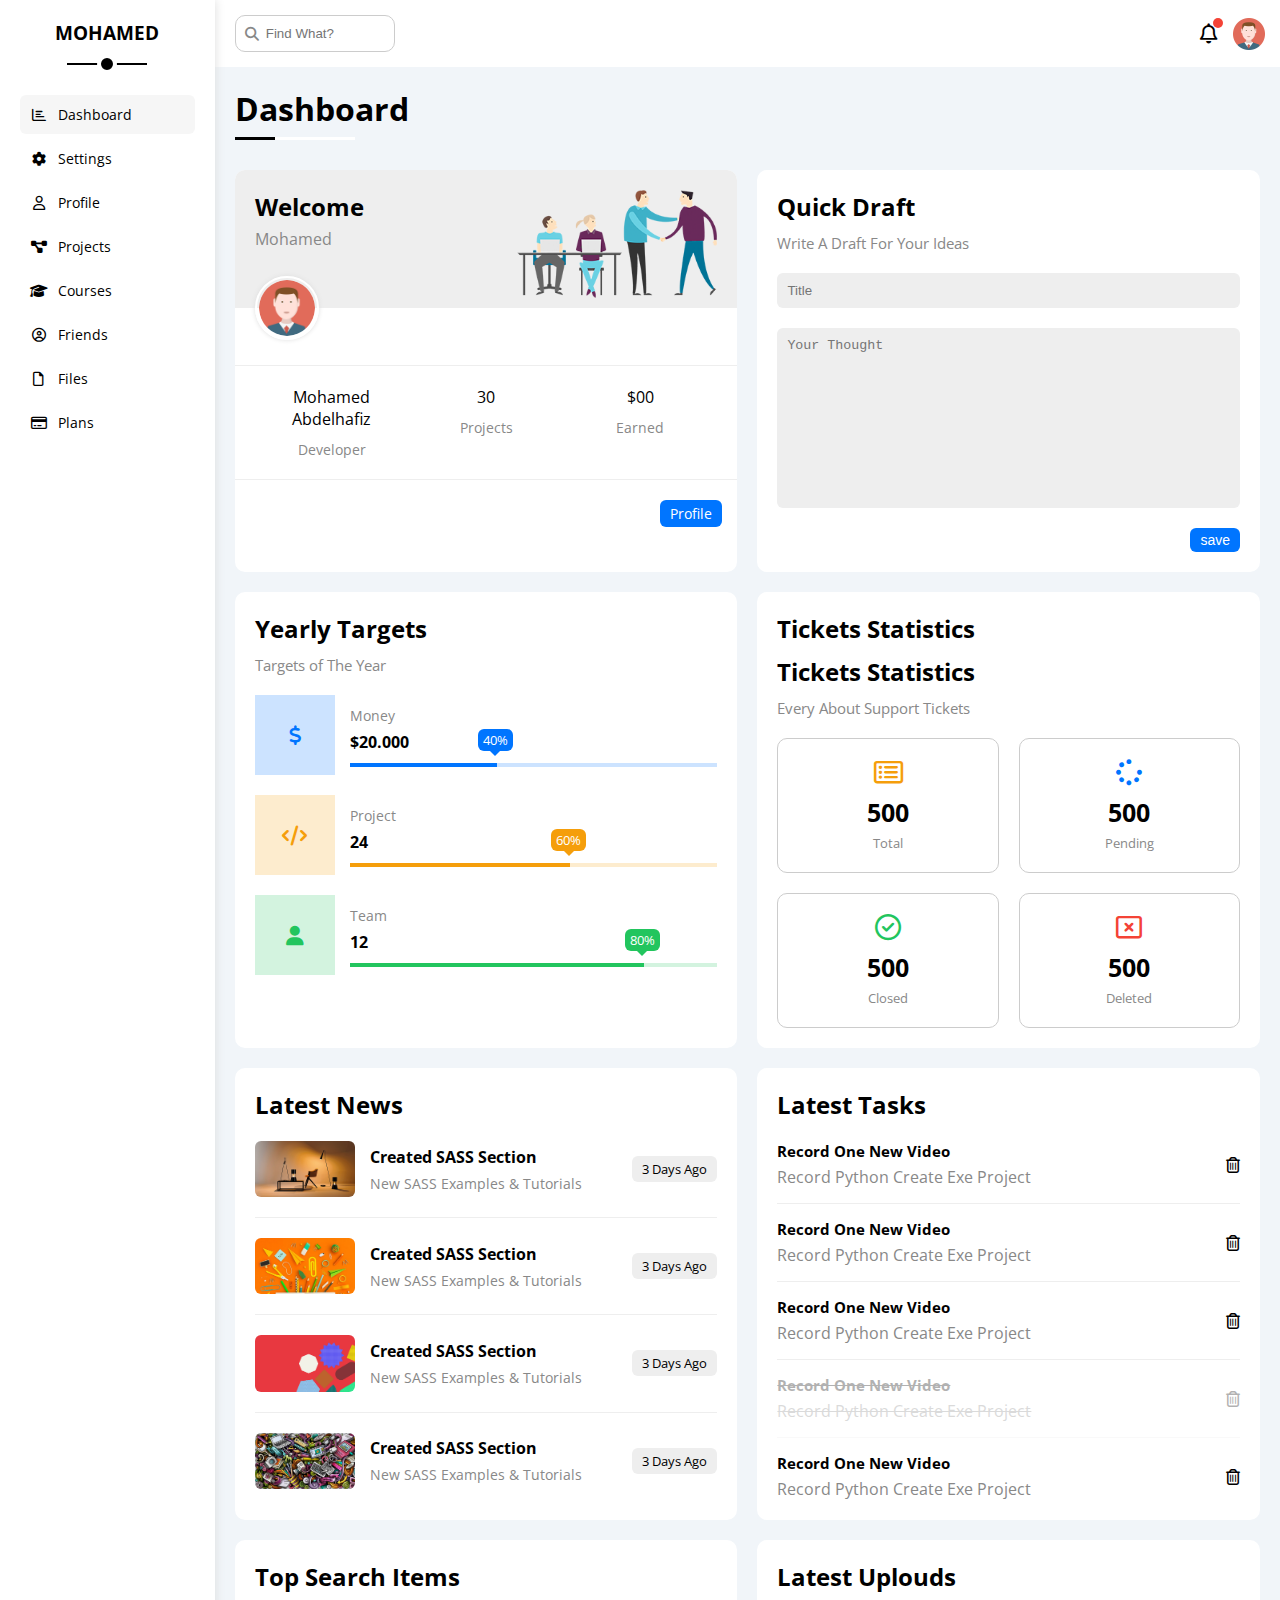
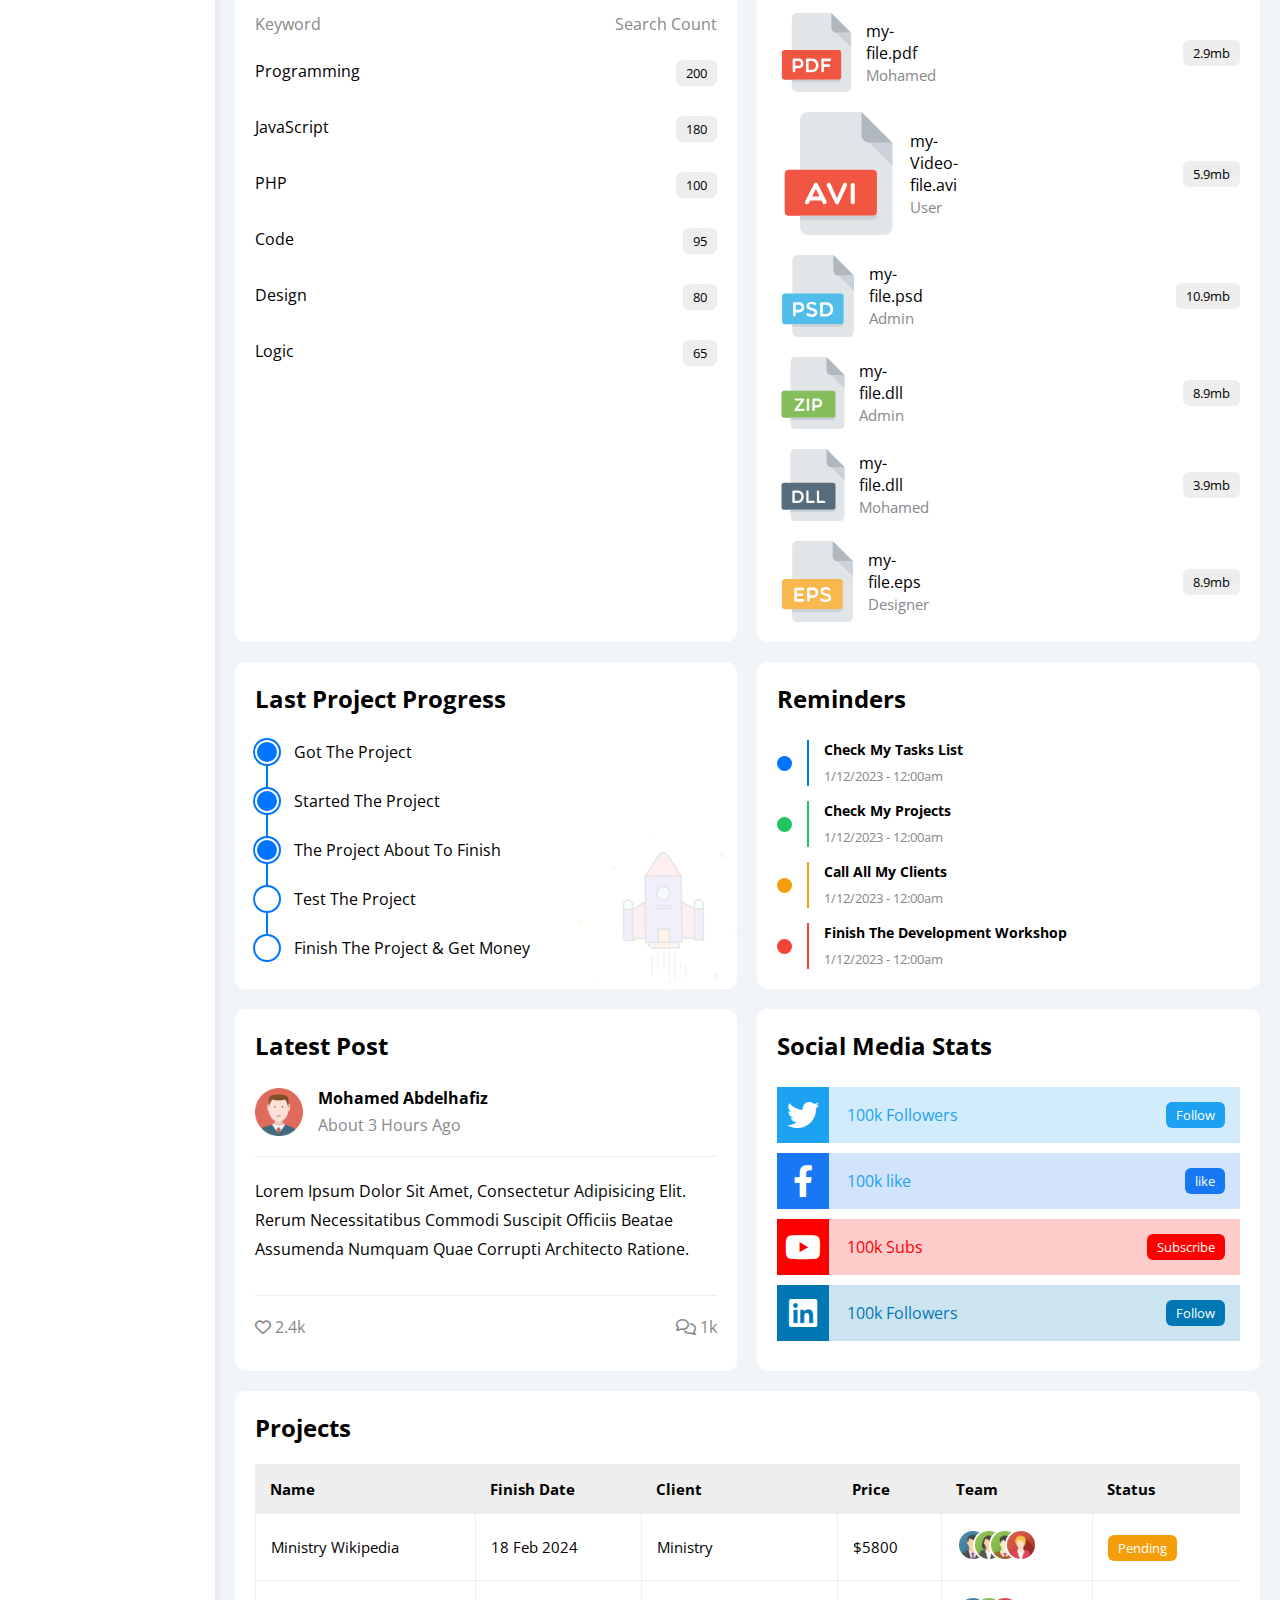
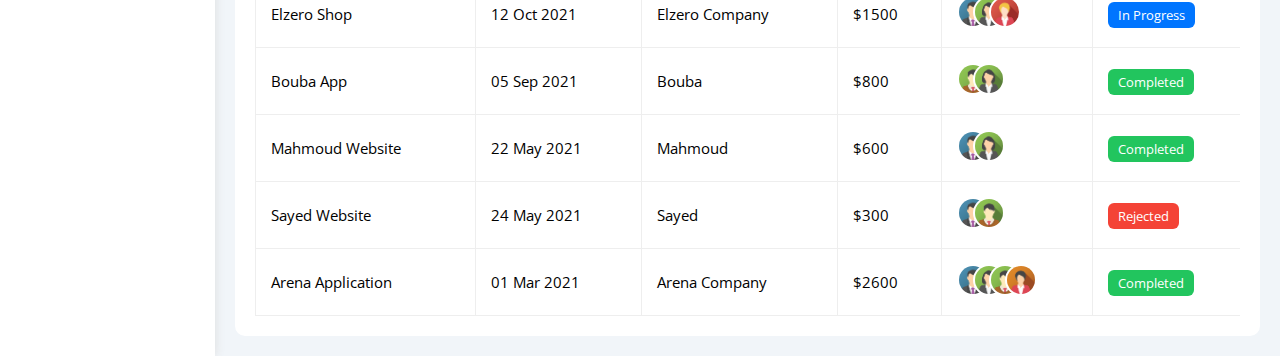
<file: index.html>
<!DOCTYPE html>
<html lang="en">
  <head>
    <meta charset="UTF-8" />
    <meta http-equiv="X-UA-Compatible" content="IE=edge" />
    <meta name="viewport" content="width=device-width, initial-scale=1.0" />
    <title>Dashboard</title>
    <link rel="stylesheet" href="css/all.min.css" />
    <link rel="stylesheet" href="css/framework.css" />
    <link rel="stylesheet" href="css/master.css" />
    <link rel="preconnect" href="https://fonts.googleapis.com" />
    <link rel="preconnect" href="https://fonts.gstatic.com" crossorigin />
    <link
      href="https://fonts.googleapis.com/css2?family=Open+Sans:wght@300;500&#038;display=swap"
      rel="stylesheet"
    />
  </head>
  <body>
    <div class="page d-flex">
      <div class="sidebar bg-white p-20 p-relative">
        <h3 class="p-relative txt-c mt-0">MOHAMED</h3>
        <ul>
          <li>
            <a
              class="active d-flex align-center fs-14 c-black rad-6 p-10"
              href="index.html"
            >
              <i class="fa-regular fa-chart-bar fa-fw"></i>
              <span>Dashboard</span>
            </a>
          </li>
          <li>
            <a
              class="d-flex align-center fs-14 c-black rad-6 p-10"
              href="settings.html"
            >
              <i class="fa-solid fa-gear fa-fw"></i>
              <span>Settings</span>
            </a>
          </li>
          <li>
            <a
              class="d-flex align-center fs-14 c-black rad-6 p-10"
              href="profile.html"
            >
              <i class="fa-regular fa-user fa-fw"></i>
              <span>Profile</span>
            </a>
          </li>
          <li>
            <a
              class="d-flex align-center fs-14 c-black rad-6 p-10"
              href="projects.html"
            >
              <i class="fa-solid fa-diagram-project fa-fw"></i>
              <span>Projects</span>
            </a>
          </li>
          <li>
            <a
              class="d-flex align-center fs-14 c-black rad-6 p-10"
              href="courses.html"
            >
              <i class="fa-solid fa-graduation-cap fa-fw"></i>
              <span>Courses</span>
            </a>
          </li>
          <li>
            <a
              class="d-flex align-center fs-14 c-black rad-6 p-10"
              href="friends.html"
            >
              <i class="fa-regular fa-circle-user fa-fw"></i>
              <span>Friends</span>
            </a>
          </li>
          <li>
            <a
              class="d-flex align-center fs-14 c-black rad-6 p-10"
              href="files.html"
            >
              <i class="fa-regular fa-file fa-fw"></i>
              <span>Files</span>
            </a>
          </li>
          <li>
            <a
              class="d-flex align-center fs-14 c-black rad-6 p-10"
              href="plans.html"
            >
              <i class="fa-regular fa-credit-card fa-fw"></i>
              <span>Plans</span>
            </a>
          </li>
        </ul>
      </div>
      <div class="content w-full">
        <!-- Start Head  -->
        <div class="head bg-white p-15 between-flex">
          <div class="search p-relative">
            <input class="p-10" type="search" placeholder="Find What?" />
          </div>
          <div class="icons d-flex align-center">
            <span class="notification p-relative">
              <i class="fa-regular fa-bell fa-lg"></i>
            </span>
            <img src="img/avatar.png" alt="" />
          </div>
        </div>
        <!-- End Head  -->
        <h1 class="p-relative">Dashboard</h1>
        <div class="wrapper d-grid gap-20">
          <!-- Start Welcome -->
          <div class="welcome bg-white rad-10 txt-c-mobile block-mobile">
            <div class="intro p-20 d-flex space-between bg-eee">
              <div>
                <h2 class="m-0">Welcome</h2>
                <p class="c-grey mt-5">Mohamed</p>
              </div>
              <img
                decoding="async"
                class="hide-mobile"
                src="img/welcome.png"
                alt=""
              />
            </div>
            <img decoding="async" src="img/avatar.png" alt="" class="avatar" />
            <div class="body txt-c d-flex p-20 mt-20 mb-20 block-mobile">
              <div>
                Mohamed Abdelhafiz
                <span class="d-block c-grey fs-14 mt-10">Developer</span>
              </div>
              <div>
                30 <span class="d-block c-grey fs-14 mt-10">Projects</span>
              </div>
              <div>
                $00 <span class="d-block c-grey fs-14 mt-10">Earned</span>
              </div>
            </div>
            <a
              href="profile.html"
              class="visit d-block fs-14 bg-blue c-white w-fit btn-shape"
              >Profile</a
            >
          </div>
          <!-- End Welcome -->
          <!-- Start Quick Draft -->
          <div class="quick-draft p-20 bg-white rad-10">
            <h2 class="mt-0 mb-10">Quick Draft</h2>
            <p class="mt-0 mb-20 c-grey fs-15">Write A Draft For Your Ideas</p>
            <form>
              <input
                class="d-block mb-20 w-full p-10 b-none bg-eee rad-6"
                type="text"
                placeholder="Title"
              />
              <textarea
                class="d-block mb-20 w-full p-10 b-none bg-eee rad-6"
                placeholder="Your Thought"
              ></textarea>
              <input
                class="save d-block fs-14 bg-blue c-white b-none w-fit btn-shape"
                type="submit"
                value="save"
              />
            </form>
          </div>
          <!-- End Quick Draft -->
          <!-- Start Target  -->
          <div class="targets p-20 bg-white rad-10">
            <h2 class="mt-0 mb-10">Yearly Targets</h2>
            <p class="mt-0 mb-20 c-grey fs-15">Targets of The Year</p>
            <div class="target-row mb-20 blue d-flex align-center">
              <div class="icon center-flex">
                <i class="fa-solid fa-dollar-sign fa-lg c-blue"></i>
              </div>
              <div class="details">
                <span class="fs-14 c-grey">Money</span>
                <span class="d-block mt-5 mb-10 fw-bold">$20.000</span>
                <div class="progress p-relative">
                  <span class="bg-blue blue" style="width: 40%">
                    <span class="bg-blue">40%</span>
                  </span>
                </div>
              </div>
            </div>
            <div class="target-row mb-20 orange d-flex align-center">
              <div class="icon center-flex">
                <i class="fa-solid fa-code fa-lg c-orange"></i>
              </div>
              <div class="details">
                <span class="fs-14 c-grey">Project</span>
                <span class="d-block mt-5 mb-10 fw-bold">24</span>
                <div class="progress p-relative">
                  <span class="bg-orange orange" style="width: 60%">
                    <span class="bg-orange">60%</span>
                  </span>
                </div>
              </div>
            </div>
            <div class="target-row mb-20 green d-flex align-center">
              <div class="icon center-flex">
                <i class="fa-solid fa-user fa-lg c-green"></i>
              </div>
              <div class="details">
                <span class="fs-14 c-grey">Team</span>
                <span class="d-block mt-5 mb-10 fw-bold">12</span>
                <div class="progress p-relative">
                  <span class="bg-green green" style="width: 80%">
                    <span class="bg-green">80%</span>
                  </span>
                </div>
              </div>
            </div>
          </div>
          <!-- End Target  -->
          <!-- Start Ticket  -->
          <div class="tickets p-20 bg-white rad-10">
            <h2 class="mt-0 mb-10">Tickets Statistics</h2>
            <h2 class="mt-0 mb-10">Tickets Statistics</h2>
            <p class="mt-0 mb-20 c-grey fs-15">Every About Support Tickets</p>
            <div class="d-flex txt-c gap-20 f-wrap">
              <div class="box p-20 rad-10 fs-13 c-grey">
                <i
                  class="fa-regular fa-rectangle-list fa-2x mb-10 c-orange"
                ></i>
                <span class="d-block c-black fw-bold fs-25 mb-5">500</span>
                Total
              </div>
              <div class="box p-20 rad-10 fs-13 c-grey">
                <i class="fa-solid fa-spinner fa-2x mb-10 c-blue"></i>
                <span class="d-block c-black fw-bold fs-25 mb-5">500</span>
                Pending
              </div>
              <div class="box p-20 rad-10 fs-13 c-grey">
                <i class="fa-regular fa-circle-check fa-2x mb-10 c-green"></i>
                <span class="d-block c-black fw-bold fs-25 mb-5">500</span>
                Closed
              </div>
              <div class="box p-20 rad-10 fs-13 c-grey">
                <i class="fa-regular fa-rectangle-xmark fa-2x mb-10 c-red"></i>
                <span class="d-block c-black fw-bold fs-25 mb-5">500</span>
                Deleted
              </div>
            </div>
          </div>
          <!-- End Ticket  -->
          <!-- Start News  -->
          <div class="latest-news p-20 bg-white rad-10 txt-c-mobile">
            <h2 class="mt-0 mb-20">Latest News</h2>
            <div class="news-row d-flex align-center">
              <img src="img/news-01.png" alt="" />
              <div class="info">
                <h3>Created SASS Section</h3>
                <p class="m-0 fs-14 c-grey">New SASS Examples & Tutorials</p>
              </div>
              <div class="btn-shape bg-eee fs-13 label">3 Days Ago</div>
            </div>
            <div class="news-row d-flex align-center">
              <img src="img/news-02.png" alt="" />
              <div class="info">
                <h3>Created SASS Section</h3>
                <p class="m-0 fs-14 c-grey">New SASS Examples & Tutorials</p>
              </div>
              <div class="btn-shape bg-eee fs-13 label">3 Days Ago</div>
            </div>
            <div class="news-row d-flex align-center">
              <img src="img/news-03.png" alt="" />
              <div class="info">
                <h3>Created SASS Section</h3>
                <p class="m-0 fs-14 c-grey">New SASS Examples & Tutorials</p>
              </div>
              <div class="btn-shape bg-eee fs-13 label">3 Days Ago</div>
            </div>
            <div class="news-row d-flex align-center">
              <img src="img/news-04.png" alt="" />
              <div class="info">
                <h3>Created SASS Section</h3>
                <p class="m-0 fs-14 c-grey">New SASS Examples & Tutorials</p>
              </div>
              <div class="btn-shape bg-eee fs-13 label">3 Days Ago</div>
            </div>
          </div>
          <!-- End News  -->
          <!-- Start Tasks  -->
          <div class="tasks p-20 bg-white rad-10">
            <h2 class="mt-0 mb-20">Latest Tasks</h2>
            <div class="task-row between-flex">
              <div class="info">
                <h3 class="mt-0 mb-5 fs-15">Record One New Video</h3>
                <p class="m-0 c-grey">Record Python Create Exe Project</p>
              </div>
              <i class="fa-regular fa-trash-can delete"></i>
            </div>
            <div class="task-row between-flex">
              <div class="info">
                <h3 class="mt-0 mb-5 fs-15">Record One New Video</h3>
                <p class="m-0 c-grey">Record Python Create Exe Project</p>
              </div>
              <i class="fa-regular fa-trash-can delete"></i>
            </div>
            <div class="task-row between-flex">
              <div class="info">
                <h3 class="mt-0 mb-5 fs-15">Record One New Video</h3>
                <p class="m-0 c-grey">Record Python Create Exe Project</p>
              </div>
              <i class="fa-regular fa-trash-can delete"></i>
            </div>
            <div class="task-row between-flex done">
              <div class="info">
                <h3 class="mt-0 mb-5 fs-15">Record One New Video</h3>
                <p class="m-0 c-grey">Record Python Create Exe Project</p>
              </div>
              <i class="fa-regular fa-trash-can delete"></i>
            </div>
            <div class="task-row between-flex">
              <div class="info">
                <h3 class="mt-0 mb-5 fs-15">Record One New Video</h3>
                <p class="m-0 c-grey">Record Python Create Exe Project</p>
              </div>
              <i class="fa-regular fa-trash-can delete"></i>
            </div>
          </div>
          <!-- End Tasks  -->
          <!-- Start Search  -->
          <div class="search-items p-20 bg-white rad-10">
            <h2 class="mt-0 mb-20">Top Search Items</h2>
            <div class="items-head d-flex space-between c-grey mb-10">
              <div>Keyword</div>
              <div>Search Count</div>
            </div>
            <div class="items d-flex space-between pt-15 pb-15">
              <span>Programming</span>
              <span class="bg-eee fs-13 btn-shape">200</span>
            </div>
            <div class="items d-flex space-between pt-15 pb-15">
              <span>JavaScript</span>
              <span class="bg-eee fs-13 btn-shape">180</span>
            </div>
            <div class="items d-flex space-between pt-15 pb-15">
              <span>PHP</span>
              <span class="bg-eee fs-13 btn-shape">100</span>
            </div>
            <div class="items d-flex space-between pt-15 pb-15">
              <span>Code</span>
              <span class="bg-eee fs-13 btn-shape">95</span>
            </div>
            <div class="items d-flex space-between pt-15 pb-15">
              <span>Design</span>
              <span class="bg-eee fs-13 btn-shape">80</span>
            </div>
            <div class="items d-flex space-between pt-15 pb-15">
              <span>Logic</span>
              <span class="bg-eee fs-13 btn-shape">65</span>
            </div>
          </div>
          <!-- End Search  -->
          <!-- Start Latest Uplouds  -->
          <div class="latest-uplouds p-20 bg-white rad-10">
            <h2 class="mt-0 mb-20">Latest Uplouds</h2>
            <ul class="m-0">
              <li class="between-flex pb-10 mb-10">
                <div class="d-flex align-center">
                  <img class="mr-10" src="img/pdf.svg" alt="" />
                  <div>
                    <span class="d-block">my-file.pdf</span>
                    <span class="fs-15 c-grey">Mohamed</span>
                  </div>
                </div>
                <div class="bg-eee btn-shape fs-13">2.9mb</div>
              </li>
              <li class="between-flex pb-10 mb-10">
                <div class="d-flex align-center">
                  <img class="mr-10" src="img/avi.svg" alt="" />
                  <div>
                    <span class="d-block">my-Video-file.avi</span>
                    <span class="fs-15 c-grey">User</span>
                  </div>
                </div>
                <div class="bg-eee btn-shape fs-13">5.9mb</div>
              </li>
              <li class="between-flex pb-10 mb-10">
                <div class="d-flex align-center">
                  <img class="mr-10" src="img/psd.svg" alt="" />
                  <div>
                    <span class="d-block">my-file.psd</span>
                    <span class="fs-15 c-grey">Admin</span>
                  </div>
                </div>
                <div class="bg-eee btn-shape fs-13">10.9mb</div>
              </li>
              <li class="between-flex pb-10 mb-10">
                <div class="d-flex align-center">
                  <img class="mr-10" src="img/zip.svg" alt="" />
                  <div>
                    <span class="d-block">my-file.dll</span>
                    <span class="fs-15 c-grey">Admin</span>
                  </div>
                </div>
                <div class="bg-eee btn-shape fs-13">8.9mb</div>
              </li>
              <li class="between-flex pb-10 mb-10">
                <div class="d-flex align-center">
                  <img class="mr-10" src="img/dll.svg" alt="" />
                  <div>
                    <span class="d-block">my-file.dll</span>
                    <span class="fs-15 c-grey">Mohamed</span>
                  </div>
                </div>
                <div class="bg-eee btn-shape fs-13">3.9mb</div>
              </li>
              <li class="between-flex">
                <div class="d-flex align-center">
                  <img class="mr-10" src="img/eps.svg" alt="" />
                  <div>
                    <span class="d-block">my-file.eps</span>
                    <span class="fs-15 c-grey">Designer</span>
                  </div>
                </div>
                <div class="bg-eee btn-shape fs-13">8.9mb</div>
              </li>
            </ul>
          </div>
          <!-- End Latest Uplouds  -->
          <!-- Start last Project  -->
          <div class="last-project p-20 bg-white rad-10 p-relative">
            <h2 class="mt-0 mb-20">Last Project Progress</h2>
            <ul class="m-0 p-relative">
              <li class="mt-25 d-flex align-center done">Got The Project</li>
              <li class="mt-25 d-flex align-center done">
                Started The Project
              </li>
              <li class="mt-25 d-flex align-center done">
                The Project About To Finish
              </li>
              <li class="mt-25 d-flex align-center current">
                Test The Project
              </li>
              <li class="mt-25 d-flex align-center">
                Finish The Project & Get Money
              </li>
            </ul>
            <img class="launch-icon hide-mobile" src="img/project.png" alt="" />
          </div>
          <!-- End last Project  -->
          <!-- Start Reminders  -->
          <div class="reminders p-20 bg-white rad-10 p-relative">
            <h2 class="mt-0 mb-25">Reminders</h2>
            <ul class="m-0">
              <li class="d-flex align-center mt-15">
                <span class="key bg-blue mr-15 d-block rad-half"></span>
                <div class="pl-15 blue">
                  <p class="fs-14 fw-bold mt-0 mb-5">Check My Tasks List</p>
                  <span class="fs-13 c-grey">1/12/2023 - 12:00am</span>
                </div>
              </li>
              <li class="d-flex align-center mt-15">
                <span class="key bg-green mr-15 d-block rad-half"></span>
                <div class="pl-15 green">
                  <p class="fs-14 fw-bold mt-0 mb-5">Check My Projects</p>
                  <span class="fs-13 c-grey">1/12/2023 - 12:00am</span>
                </div>
              </li>
              <li class="d-flex align-center mt-15">
                <span class="key bg-orange mr-15 d-block rad-half"></span>
                <div class="pl-15 orange">
                  <p class="fs-14 fw-bold mt-0 mb-5">Call All My Clients</p>
                  <span class="fs-13 c-grey">1/12/2023 - 12:00am</span>
                </div>
              </li>
              <li class="d-flex align-center mt-15">
                <span class="key bg-red mr-15 d-block rad-half"></span>
                <div class="pl-15 red">
                  <p class="fs-14 fw-bold mt-0 mb-5">
                    Finish The Development Workshop
                  </p>
                  <span class="fs-13 c-grey">1/12/2023 - 12:00am</span>
                </div>
              </li>
            </ul>
          </div>
          <!-- End Reminders  -->
          <!-- Start Latest Post  -->
          <div class="latest-post p-20 bg-white rad-10 p-relative">
            <h2 class="mt-0 mb-25">Latest Post</h2>
            <div class="top d-flex align-center">
              <img class="avatar mr-15" src="img/avatar.png" alt="" />
              <div class="info">
                <span class="d-block mb-5 fw-bold">Mohamed Abdelhafiz</span>
                <span class="c-grey">About 3 Hours Ago</span>
              </div>
            </div>
            <div class="post-content txt-c-mobile pt-20 pb-20 mt-20 mb-20">
              Lorem ipsum dolor sit amet, consectetur adipisicing elit. Rerum
              necessitatibus commodi suscipit officiis beatae assumenda numquam
              quae corrupti architecto ratione.
            </div>
            <div class="post-stats between-flex c-grey">
              <div>
                <i class="fa-regular fa-heart"></i>
                <span>2.4k</span>
              </div>
              <div>
                <i class="fa-regular fa-comments"></i>
                <span>1k</span>
              </div>
            </div>
          </div>
          <!-- End Latest Post  -->
          <!-- Start Social Media  -->
          <div class="social-media p-20 bg-white rad-10 p-relative">
            <h2 class="mt-0 mb-25">Social Media Stats</h2>
            <div class="box twitter p-15 p-relative mb-10 between-flex">
              <i
                class="fa-brands fa-twitter fa-2x c-white h-full center-flex"
              ></i>
              <span>100k Followers</span>
              <a class="fs-13 c-white btn-shape" href="#">Follow</a>
            </div>
            <div class="box facebook p-15 p-relative mb-10 between-flex">
              <i
                class="fa-brands fa-facebook-f fa-2x c-white h-full center-flex"
              ></i>
              <span>100k like</span>
              <a class="fs-13 c-white btn-shape" href="#">like</a>
            </div>
            <div class="box youtube p-15 p-relative mb-10 between-flex">
              <i
                class="fa-brands fa-youtube fa-2x c-white h-full center-flex"
              ></i>
              <span>100k Subs</span>
              <a class="fs-13 c-white btn-shape" href="#">Subscribe</a>
            </div>
            <div class="box linkedin p-15 p-relative mb-10 between-flex">
              <i
                class="fa-brands fa-linkedin fa-2x c-white h-full center-flex"
              ></i>
              <span>100k Followers</span>
              <a class="fs-13 c-white btn-shape" href="#">Follow</a>
            </div>
          </div>
          <!-- End Social Media  -->
        </div>
        <!-- Start Projects Table  -->
        <div class="projects p-20 bg-white rad-10 m-20">
          <h2 class="mt-0 mb-20">Projects</h2>
          <div class="responsive-table">
            <table class="fs-15 w-full">
              <thead>
                <tr>
                  <td>Name</td>
                  <td>Finish Date</td>
                  <td>Client</td>
                  <td>Price</td>
                  <td>Team</td>
                  <td>Status</td>
                </tr>
              </thead>
              <tbody>
                <tr>
                  <td>Ministry Wikipedia</td>
                  <td>18 Feb 2024</td>
                  <td>Ministry</td>
                  <td>$5800</td>
                  <td>
                    <img decoding="async" src="img/team-01.png" alt="" />
                    <img decoding="async" src="img/team-02.png" alt="" />
                    <img decoding="async" src="img/team-03.png" alt="" />
                    <img decoding="async" src="img/team-05.png" alt="" />
                  </td>
                  <td>
                    <span class="label bg-orange c-white btn-shape"
                      >Pending</span
                    >
                  </td>
                </tr>
                <tr>
                  <td>Elzero Shop</td>
                  <td>12 Oct 2021</td>
                  <td>Elzero Company</td>
                  <td>$1500</td>
                  <td>
                    <img decoding="async" src="img/team-01.png" alt="" />
                    <img decoding="async" src="img/team-02.png" alt="" />
                    <img decoding="async" src="img/team-05.png" alt="" />
                  </td>
                  <td>
                    <span class="label btn-shape bg-blue c-white"
                      >In Progress</span
                    >
                  </td>
                </tr>
                <tr>
                  <td>Bouba App</td>
                  <td>05 Sep 2021</td>
                  <td>Bouba</td>
                  <td>$800</td>
                  <td>
                    <img decoding="async" src="img/team-03.png" alt="" />
                    <img decoding="async" src="img/team-02.png" alt="" />
                  </td>
                  <td>
                    <span class="label btn-shape bg-green c-white"
                      >Completed</span
                    >
                  </td>
                </tr>
                <tr>
                  <td>Mahmoud Website</td>
                  <td>22 May 2021</td>
                  <td>Mahmoud</td>
                  <td>$600</td>
                  <td>
                    <img decoding="async" src="img/team-01.png" alt="" />
                    <img decoding="async" src="img/team-02.png" alt="" />
                  </td>
                  <td>
                    <span class="label btn-shape bg-green c-white"
                      >Completed</span
                    >
                  </td>
                </tr>
                <tr>
                  <td>Sayed Website</td>
                  <td>24 May 2021</td>
                  <td>Sayed</td>
                  <td>$300</td>
                  <td>
                    <img decoding="async" src="img/team-01.png" alt="" />
                    <img decoding="async" src="img/team-03.png" alt="" />
                  </td>
                  <td>
                    <span class="label btn-shape bg-red c-white">Rejected</span>
                  </td>
                </tr>
                <tr>
                  <td>Arena Application</td>
                  <td>01 Mar 2021</td>
                  <td>Arena Company</td>
                  <td>$2600</td>
                  <td>
                    <img decoding="async" src="img/team-01.png" alt="" />
                    <img decoding="async" src="img/team-02.png" alt="" />
                    <img decoding="async" src="img/team-03.png" alt="" />
                    <img decoding="async" src="img/team-04.png" alt="" />
                  </td>
                  <td>
                    <span class="label btn-shape bg-green c-white"
                      >Completed</span
                    >
                  </td>
                </tr>
              </tbody>
            </table>
          </div>
        </div>
        <!-- End Projects Table  -->
      </div>
    </div>
  </body>
</html>
</file>
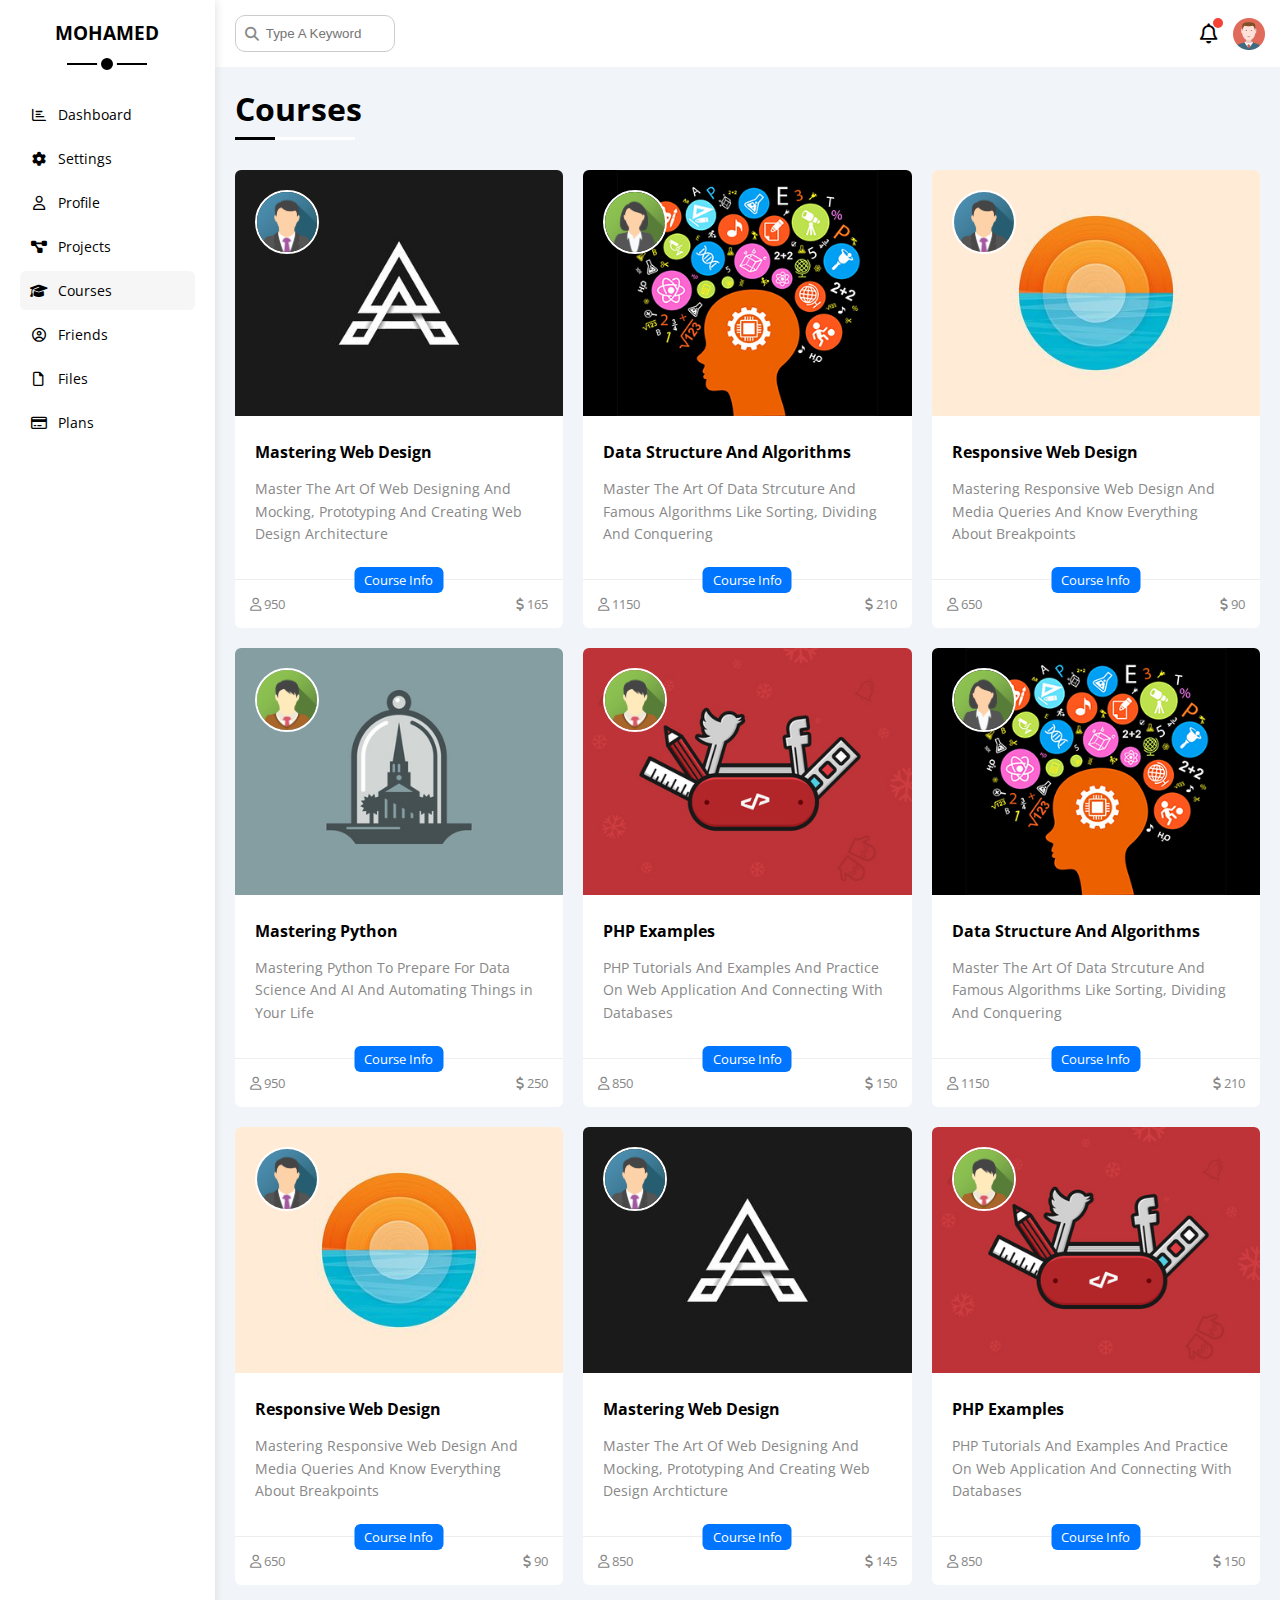
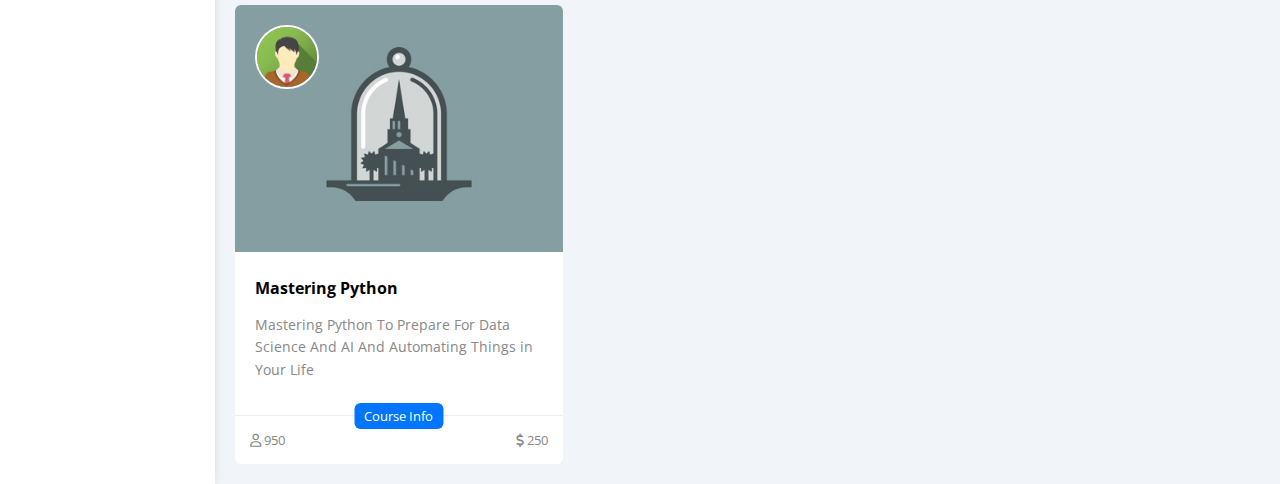
<file: courses.html>
<!DOCTYPE html>
<html lang="en">
  <head>
    <meta charset="UTF-8" />
    <meta http-equiv="X-UA-Compatible" content="IE=edge" />
    <meta name="viewport" content="width=device-width, initial-scale=1.0" />
    <title>Courses</title>
    <link rel="stylesheet" href="css/all.min.css" />
    <link rel="stylesheet" href="css/framework.css" />
    <link rel="stylesheet" href="css/master.css" />
    <link rel="preconnect" href="https://fonts.googleapis.com" />
    <link rel="preconnect" href="https://fonts.gstatic.com" crossorigin />
    <link
      href="https://fonts.googleapis.com/css2?family=Open+Sans:wght@300;500&#038;display=swap"
      rel="stylesheet"
    />
  </head>
  <body>
    <div class="page d-flex">
      <div class="sidebar bg-white p-20 p-relative">
        <h3 class="p-relative txt-c mt-0">MOHAMED</h3>
        <ul>
          <li>
            <a
              class="d-flex align-center fs-14 c-black rad-6 p-10"
              href="index.html"
            >
              <i class="fa-regular fa-chart-bar fa-fw"></i>
              <span>Dashboard</span>
            </a>
          </li>
          <li>
            <a
              class="d-flex align-center fs-14 c-black rad-6 p-10"
              href="settings.html"
            >
              <i class="fa-solid fa-gear fa-fw"></i>
              <span>Settings</span>
            </a>
          </li>
          <li>
            <a
              class="d-flex align-center fs-14 c-black rad-6 p-10"
              href="profile.html"
            >
              <i class="fa-regular fa-user fa-fw"></i>
              <span>Profile</span>
            </a>
          </li>
          <li>
            <a
              class="d-flex align-center fs-14 c-black rad-6 p-10"
              href="projects.html"
            >
              <i class="fa-solid fa-diagram-project fa-fw"></i>
              <span>Projects</span>
            </a>
          </li>
          <li>
            <a
              class="active d-flex align-center fs-14 c-black rad-6 p-10"
              href="courses.html"
            >
              <i class="fa-solid fa-graduation-cap fa-fw"></i>
              <span>Courses</span>
            </a>
          </li>
          <li>
            <a
              class="d-flex align-center fs-14 c-black rad-6 p-10"
              href="friends.html"
            >
              <i class="fa-regular fa-circle-user fa-fw"></i>
              <span>Friends</span>
            </a>
          </li>
          <li>
            <a
              class="d-flex align-center fs-14 c-black rad-6 p-10"
              href="files.html"
            >
              <i class="fa-regular fa-file fa-fw"></i>
              <span>Files</span>
            </a>
          </li>
          <li>
            <a
              class="d-flex align-center fs-14 c-black rad-6 p-10"
              href="plans.html"
            >
              <i class="fa-regular fa-credit-card fa-fw"></i>
              <span>Plans</span>
            </a>
          </li>
        </ul>
      </div>
      <div class="content w-full">
        <!-- Start Head -->
        <div class="head bg-white p-15 between-flex">
          <div class="search p-relative">
            <input class="p-10" type="search" placeholder="Type A Keyword" />
          </div>
          <div class="icons d-flex align-center">
            <span class="notification p-relative">
              <i class="fa-regular fa-bell fa-lg"></i>
            </span>
            <img decoding="async" src="img/avatar.png" alt="" />
          </div>
        </div>
        <!-- End Head -->
        <h1 class="p-relative">Courses</h1>
        <div class="courses-page d-grid m-20 gap-20">
          <div class="course bg-white rad-6 p-relative">
            <img
              decoding="async"
              class="cover"
              src="img/course-01.jpg"
              alt=""
            />
            <img
              decoding="async"
              class="instructor"
              src="img/team-01.png"
              alt=""
            />
            <div class="p-20">
              <h4 class="m-0">Mastering Web Design</h4>
              <p class="description c-grey mt-15 fs-14">
                Master The Art Of Web Designing And Mocking, Prototyping And
                Creating Web Design Architecture
              </p>
            </div>
            <div class="info p-15 p-relative between-flex">
              <span class="title bg-blue c-white btn-shape">Course Info</span>
              <span class="c-grey">
                <i class="fa-regular fa-user"></i>
                950
              </span>
              <span class="c-grey">
                <i class="fa-solid fa-dollar-sign"></i>
                165
              </span>
            </div>
          </div>
          <div class="course bg-white rad-6 p-relative">
            <img
              decoding="async"
              class="cover"
              src="img/course-02.jpg"
              alt=""
            />
            <img
              decoding="async"
              class="instructor"
              src="img/team-02.png"
              alt=""
            />
            <div class="p-20">
              <h4 class="m-0">Data Structure And Algorithms</h4>
              <p class="description c-grey mt-15 fs-14">
                Master The Art Of Data Strcuture And Famous Algorithms Like
                Sorting, Dividing And Conquering
              </p>
            </div>
            <div class="info p-15 p-relative between-flex">
              <span class="title bg-blue c-white btn-shape">Course Info</span>
              <span class="c-grey">
                <i class="fa-regular fa-user"></i> 1150</span
              >
              <span class="c-grey"
                ><i class="fa-solid fa-dollar-sign"></i> 210</span
              >
            </div>
          </div>
          <div class="course bg-white rad-6 p-relative">
            <img
              decoding="async"
              class="cover"
              src="img/course-03.jpg"
              alt=""
            />
            <img
              decoding="async"
              class="instructor"
              src="img/team-01.png"
              alt=""
            />
            <div class="p-20">
              <h4 class="m-0">Responsive Web Design</h4>
              <p class="description c-grey mt-15 fs-14">
                Mastering Responsive Web Design And Media Queries And Know
                Everything About Breakpoints
              </p>
            </div>
            <div class="info p-15 p-relative between-flex">
              <span class="title bg-blue c-white btn-shape">Course Info</span>
              <span class="c-grey">
                <i class="fa-regular fa-user"></i> 650</span
              >
              <span class="c-grey"
                ><i class="fa-solid fa-dollar-sign"></i> 90</span
              >
            </div>
          </div>
          <div class="course bg-white rad-6 p-relative">
            <img
              decoding="async"
              class="cover"
              src="img/course-04.jpg"
              alt=""
            />
            <img
              decoding="async"
              class="instructor"
              src="img/team-03.png"
              alt=""
            />
            <div class="p-20">
              <h4 class="m-0">Mastering Python</h4>
              <p class="description c-grey mt-15 fs-14">
                Mastering Python To Prepare For Data Science And AI And
                Automating Things in Your Life
              </p>
            </div>
            <div class="info p-15 p-relative between-flex">
              <span class="title bg-blue c-white btn-shape">Course Info</span>
              <span class="c-grey">
                <i class="fa-regular fa-user"></i> 950</span
              >
              <span class="c-grey"
                ><i class="fa-solid fa-dollar-sign"></i> 250</span
              >
            </div>
          </div>
          <div class="course bg-white rad-6 p-relative">
            <img
              decoding="async"
              class="cover"
              src="img/course-05.jpg"
              alt=""
            />
            <img
              decoding="async"
              class="instructor"
              src="img/team-03.png"
              alt=""
            />
            <div class="p-20">
              <h4 class="m-0">PHP Examples</h4>
              <p class="description c-grey mt-15 fs-14">
                PHP Tutorials And Examples And Practice On Web Application And
                Connecting With Databases
              </p>
            </div>
            <div class="info p-15 p-relative between-flex">
              <span class="title bg-blue c-white btn-shape">Course Info</span>
              <span class="c-grey">
                <i class="fa-regular fa-user"></i> 850</span
              >
              <span class="c-grey"
                ><i class="fa-solid fa-dollar-sign"></i> 150</span
              >
            </div>
          </div>
          <div class="course bg-white rad-6 p-relative">
            <img
              decoding="async"
              class="cover"
              src="img/course-02.jpg"
              alt=""
            />
            <img
              decoding="async"
              class="instructor"
              src="img/team-02.png"
              alt=""
            />
            <div class="p-20">
              <h4 class="m-0">Data Structure And Algorithms</h4>
              <p class="description c-grey mt-15 fs-14">
                Master The Art Of Data Strcuture And Famous Algorithms Like
                Sorting, Dividing And Conquering
              </p>
            </div>
            <div class="info p-15 p-relative between-flex">
              <span class="title bg-blue c-white btn-shape">Course Info</span>
              <span class="c-grey">
                <i class="fa-regular fa-user"></i> 1150</span
              >
              <span class="c-grey"
                ><i class="fa-solid fa-dollar-sign"></i> 210</span
              >
            </div>
          </div>
          <div class="course bg-white rad-6 p-relative">
            <img
              decoding="async"
              class="cover"
              src="img/course-03.jpg"
              alt=""
            />
            <img
              decoding="async"
              class="instructor"
              src="img/team-01.png"
              alt=""
            />
            <div class="p-20">
              <h4 class="m-0">Responsive Web Design</h4>
              <p class="description c-grey mt-15 fs-14">
                Mastering Responsive Web Design And Media Queries And Know
                Everything About Breakpoints
              </p>
            </div>
            <div class="info p-15 p-relative between-flex">
              <span class="title bg-blue c-white btn-shape">Course Info</span>
              <span class="c-grey">
                <i class="fa-regular fa-user"></i> 650</span
              >
              <span class="c-grey"
                ><i class="fa-solid fa-dollar-sign"></i> 90</span
              >
            </div>
          </div>
          <div class="course bg-white rad-6 p-relative">
            <img
              decoding="async"
              class="cover"
              src="img/course-01.jpg"
              alt=""
            />
            <img
              decoding="async"
              class="instructor"
              src="img/team-01.png"
              alt=""
            />
            <div class="p-20">
              <h4 class="m-0">Mastering Web Design</h4>
              <p class="description c-grey mt-15 fs-14">
                Master The Art Of Web Designing And Mocking, Prototyping And
                Creating Web Design Archticture
              </p>
            </div>
            <div class="info p-15 p-relative between-flex">
              <span class="title bg-blue c-white btn-shape">Course Info</span>
              <span class="c-grey">
                <i class="fa-regular fa-user"></i> 850</span
              >
              <span class="c-grey"
                ><i class="fa-solid fa-dollar-sign"></i> 145</span
              >
            </div>
          </div>
          <div class="course bg-white rad-6 p-relative">
            <img
              decoding="async"
              class="cover"
              src="img/course-05.jpg"
              alt=""
            />
            <img
              decoding="async"
              class="instructor"
              src="img/team-03.png"
              alt=""
            />
            <div class="p-20">
              <h4 class="m-0">PHP Examples</h4>
              <p class="description c-grey mt-15 fs-14">
                PHP Tutorials And Examples And Practice On Web Application And
                Connecting With Databases
              </p>
            </div>
            <div class="info p-15 p-relative between-flex">
              <span class="title bg-blue c-white btn-shape">Course Info</span>
              <span class="c-grey">
                <i class="fa-regular fa-user"></i> 850</span
              >
              <span class="c-grey"
                ><i class="fa-solid fa-dollar-sign"></i> 150</span
              >
            </div>
          </div>
          <div class="course bg-white rad-6 p-relative">
            <img
              decoding="async"
              class="cover"
              src="img/course-04.jpg"
              alt=""
            />
            <img
              decoding="async"
              class="instructor"
              src="img/team-03.png"
              alt=""
            />
            <div class="p-20">
              <h4 class="m-0">Mastering Python</h4>
              <p class="description c-grey mt-15 fs-14">
                Mastering Python To Prepare For Data Science And AI And
                Automating Things in Your Life
              </p>
            </div>
            <div class="info p-15 p-relative between-flex">
              <span class="title bg-blue c-white btn-shape">Course Info</span>
              <span class="c-grey">
                <i class="fa-regular fa-user"></i> 950</span
              >
              <span class="c-grey"
                ><i class="fa-solid fa-dollar-sign"></i> 250</span
              >
            </div>
          </div>
        </div>
      </div>
    </div>
  </body>
</html>
</file>
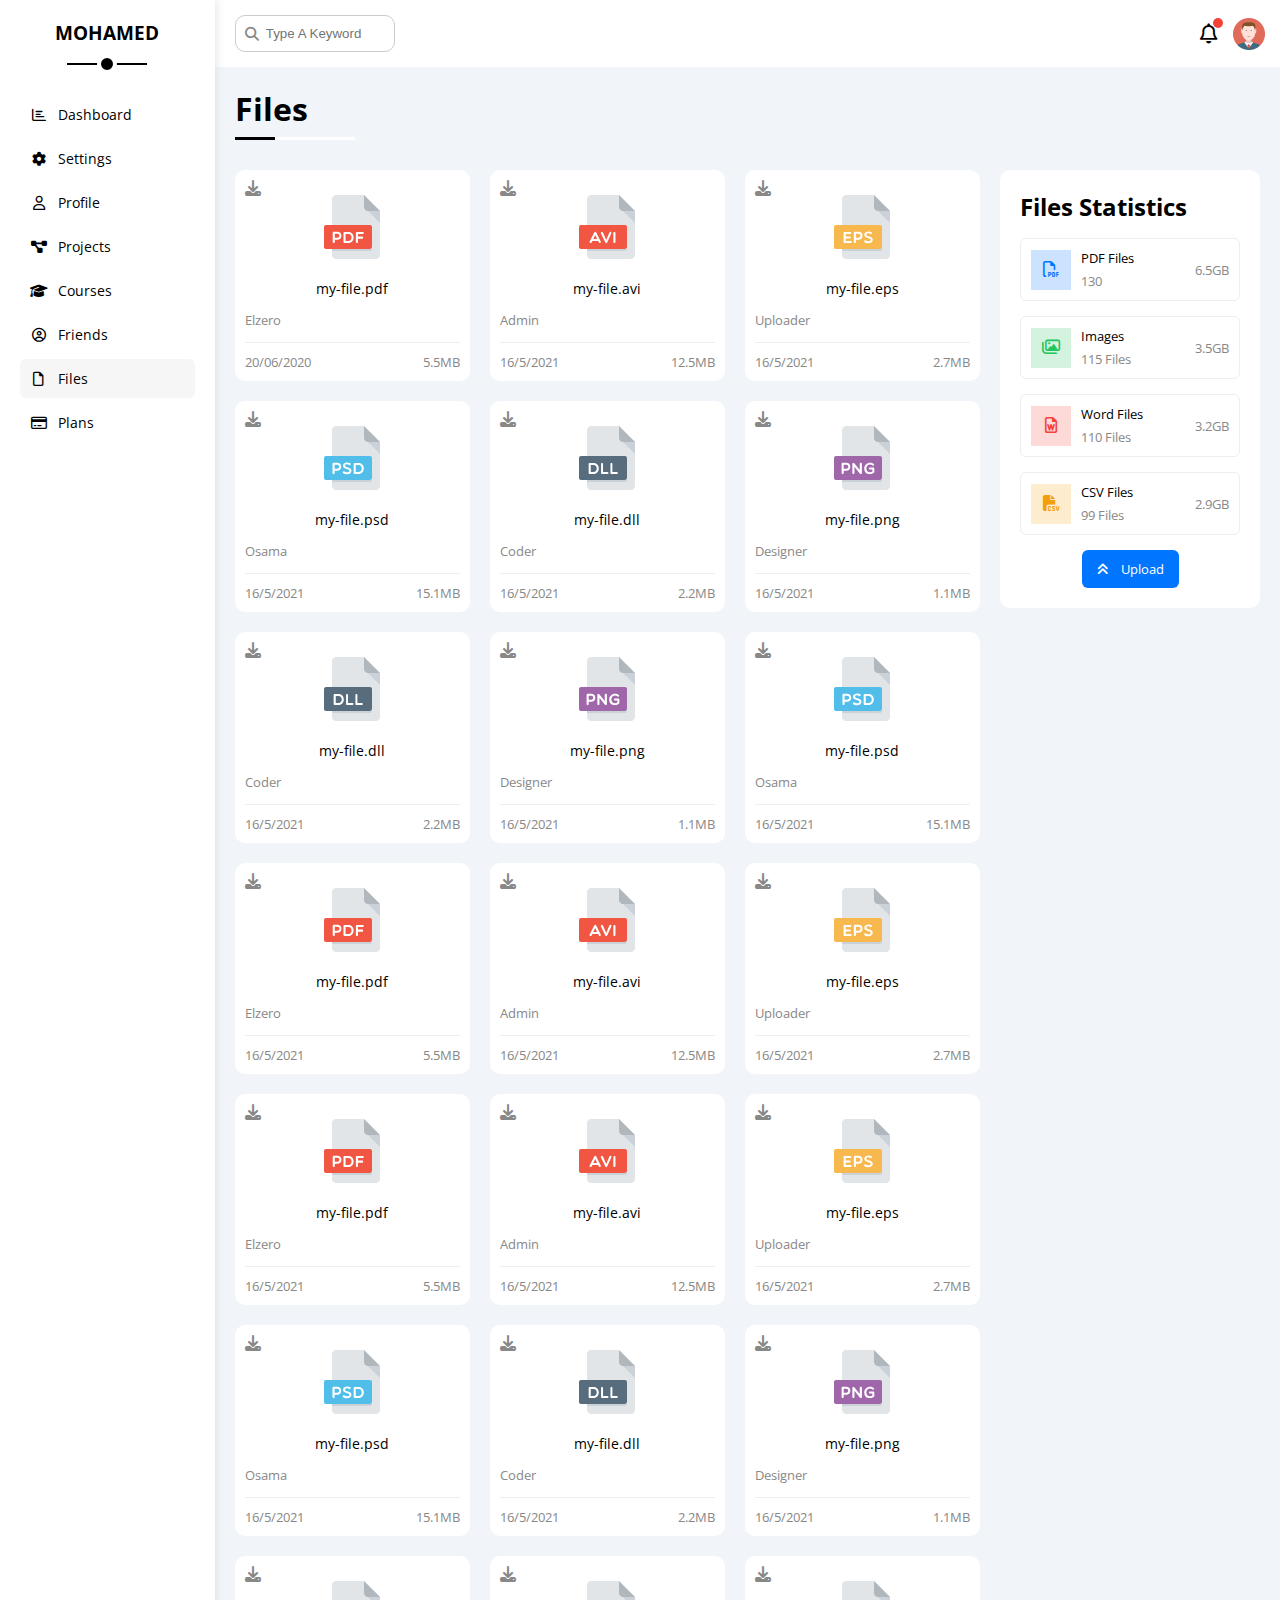
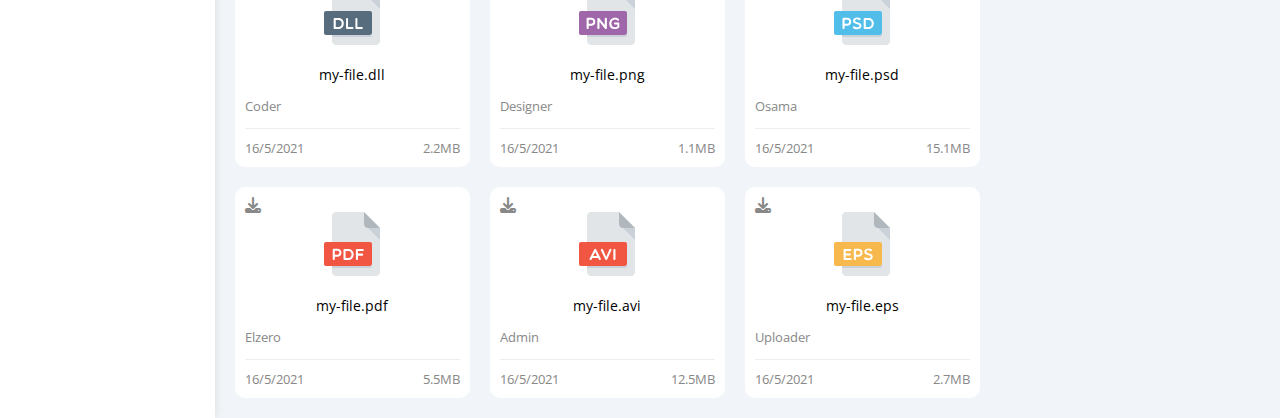
<file: files.html>
<!DOCTYPE html>
<html lang="en">
  <head>
    <meta charset="UTF-8" />
    <meta http-equiv="X-UA-Compatible" content="IE=edge" />
    <meta name="viewport" content="width=device-width, initial-scale=1.0" />
    <title>Files</title>
    <link rel="stylesheet" href="css/all.min.css" />
    <link rel="stylesheet" href="css/framework.css" />
    <link rel="stylesheet" href="css/master.css" />
    <link rel="preconnect" href="https://fonts.googleapis.com" />
    <link rel="preconnect" href="https://fonts.gstatic.com" crossorigin />
    <link
      href="https://fonts.googleapis.com/css2?family=Open+Sans:wght@300;500&#038;display=swap"
      rel="stylesheet"
    />
  </head>
  <body>
    <div class="page d-flex">
      <div class="sidebar bg-white p-20 p-relative">
        <h3 class="p-relative txt-c mt-0">MOHAMED</h3>
        <ul>
          <li>
            <a
              class="d-flex align-center fs-14 c-black rad-6 p-10"
              href="index.html"
            >
              <i class="fa-regular fa-chart-bar fa-fw"></i>
              <span>Dashboard</span>
            </a>
          </li>
          <li>
            <a
              class="d-flex align-center fs-14 c-black rad-6 p-10"
              href="settings.html"
            >
              <i class="fa-solid fa-gear fa-fw"></i>
              <span>Settings</span>
            </a>
          </li>
          <li>
            <a
              class="d-flex align-center fs-14 c-black rad-6 p-10"
              href="profile.html"
            >
              <i class="fa-regular fa-user fa-fw"></i>
              <span>Profile</span>
            </a>
          </li>
          <li>
            <a
              class="d-flex align-center fs-14 c-black rad-6 p-10"
              href="projects.html"
            >
              <i class="fa-solid fa-diagram-project fa-fw"></i>
              <span>Projects</span>
            </a>
          </li>
          <li>
            <a
              class="d-flex align-center fs-14 c-black rad-6 p-10"
              href="courses.html"
            >
              <i class="fa-solid fa-graduation-cap fa-fw"></i>
              <span>Courses</span>
            </a>
          </li>
          <li>
            <a
              class="d-flex align-center fs-14 c-black rad-6 p-10"
              href="friends.html"
            >
              <i class="fa-regular fa-circle-user fa-fw"></i>
              <span>Friends</span>
            </a>
          </li>
          <li>
            <a
              class="active d-flex align-center fs-14 c-black rad-6 p-10"
              href="files.html"
            >
              <i class="fa-regular fa-file fa-fw"></i>
              <span>Files</span>
            </a>
          </li>
          <li>
            <a
              class="d-flex align-center fs-14 c-black rad-6 p-10"
              href="plans.html"
            >
              <i class="fa-regular fa-credit-card fa-fw"></i>
              <span>Plans</span>
            </a>
          </li>
        </ul>
      </div>
      <div class="content w-full">
        <!-- Start Head -->
        <div class="head bg-white p-15 between-flex">
          <div class="search p-relative">
            <input class="p-10" type="search" placeholder="Type A Keyword" />
          </div>
          <div class="icons d-flex align-center">
            <span class="notification p-relative">
              <i class="fa-regular fa-bell fa-lg"></i>
            </span>
            <img decoding="async" src="img/avatar.png" alt="" />
          </div>
        </div>
        <!-- End Head -->
        <h1 class="p-relative">Files</h1>
        <div class="files-page d-flex m-20 gap-20">
          <div class="files-stats p-20 bg-white rad-10">
            <h2 class="mt-0 mb-15 txt-c-mobile">Files Statistics</h2>
            <div class="d-flex align-center border-eee p-10 rad-6 mb-15 fs-13">
              <i
                class="fa-regular fa-file-pdf fa-lg blue center-flex c-blue icon"
              ></i>
              <div class="info">
                <span>PDF Files</span>
                <span class="c-grey d-block mt-5">130</span>
              </div>
              <div class="size c-grey">6.5GB</div>
            </div>
            <div class="d-flex align-center border-eee p-10 rad-6 mb-15 fs-13">
              <i
                class="fa-regular fa-images fa-lg green center-flex c-green icon"
              ></i>
              <div class="info">
                <span>Images</span>
                <span class="c-grey d-block mt-5">115 Files</span>
              </div>
              <div class="size c-grey">3.5GB</div>
            </div>
            <div class="d-flex align-center border-eee p-10 rad-6 mb-15 fs-13">
              <i
                class="fa-regular fa-file-word fa-lg red center-flex c-red icon"
              ></i>
              <div class="info">
                <span>Word Files</span>
                <span class="c-grey d-block mt-5">110 Files</span>
              </div>
              <div class="size c-grey">3.2GB</div>
            </div>
            <div class="d-flex align-center border-eee p-10 rad-6 fs-13">
              <i
                class="fa-solid fa-file-csv fa-lg orange center-flex c-orange icon"
              ></i>
              <div class="info">
                <span>CSV Files</span>
                <span class="c-grey d-block mt-5">99 Files</span>
              </div>
              <div class="size c-grey">2.9GB</div>
            </div>
            <a
              class="upload bg-blue c-white fs-13 rad-6 d-block w-fit"
              href="#"
            >
              <i class="fa-solid fa-angles-up mr-10"></i>
              Upload
            </a>
          </div>
          <div class="files-content d-grid gap-20">
            <div class="file bg-white p-10 rad-10">
              <i class="fa-solid fa-download c-grey p-absolute"></i>
              <div class="icon txt-c">
                <img
                  decoding="async"
                  class="mt-15 mb-15"
                  src="img/pdf.svg"
                  alt=""
                />
              </div>
              <div class="txt-c mb-10 fs-14">my-file.pdf</div>
              <p class="c-grey fs-13">Elzero</p>
              <div class="info between-flex mt-10 pt-10 fs-13 c-grey">
                <span>20/06/2020</span>
                <span>5.5MB</span>
              </div>
            </div>
            <div class="file bg-white p-10 rad-10">
              <i class="fa-solid fa-download c-grey p-absolute"></i>
              <div class="icon txt-c">
                <img
                  decoding="async"
                  class="mt-15 mb-15"
                  src="img/avi.svg"
                  alt=""
                />
              </div>
              <div class="txt-c mb-10 fs-14">my-file.avi</div>
              <p class="c-grey fs-13">Admin</p>
              <div class="info between-flex mt-10 pt-10 fs-13 c-grey">
                <span>16/5/2021</span>
                <span>12.5MB</span>
              </div>
            </div>
            <div class="file bg-white p-10 rad-10">
              <i class="fa-solid fa-download c-grey p-absolute"></i>
              <div class="icon txt-c">
                <img
                  decoding="async"
                  class="mt-15 mb-15"
                  src="img/eps.svg"
                  alt=""
                />
              </div>
              <div class="txt-c mb-10 fs-14">my-file.eps</div>
              <p class="c-grey fs-13">Uploader</p>
              <div class="info between-flex mt-10 pt-10 fs-13 c-grey">
                <span>16/5/2021</span>
                <span>2.7MB</span>
              </div>
            </div>
            <div class="file bg-white p-10 rad-10">
              <i class="fa-solid fa-download c-grey p-absolute"></i>
              <div class="icon txt-c">
                <img
                  decoding="async"
                  class="mt-15 mb-15"
                  src="img/psd.svg"
                  alt=""
                />
              </div>
              <div class="txt-c mb-10 fs-14">my-file.psd</div>
              <p class="c-grey fs-13">Osama</p>
              <div class="info between-flex mt-10 pt-10 fs-13 c-grey">
                <span>16/5/2021</span>
                <span>15.1MB</span>
              </div>
            </div>
            <div class="file bg-white p-10 rad-10">
              <i class="fa-solid fa-download c-grey p-absolute"></i>
              <div class="icon txt-c">
                <img
                  decoding="async"
                  class="mt-15 mb-15"
                  src="img/dll.svg"
                  alt=""
                />
              </div>
              <div class="txt-c mb-10 fs-14">my-file.dll</div>
              <p class="c-grey fs-13">Coder</p>
              <div class="info between-flex mt-10 pt-10 fs-13 c-grey">
                <span>16/5/2021</span>
                <span>2.2MB</span>
              </div>
            </div>
            <div class="file bg-white p-10 rad-10">
              <i class="fa-solid fa-download c-grey p-absolute"></i>
              <div class="icon txt-c">
                <img
                  decoding="async"
                  class="mt-15 mb-15"
                  src="img/png.svg"
                  alt=""
                />
              </div>
              <div class="txt-c mb-10 fs-14">my-file.png</div>
              <p class="c-grey fs-13">Designer</p>
              <div class="info between-flex mt-10 pt-10 fs-13 c-grey">
                <span>16/5/2021</span>
                <span>1.1MB</span>
              </div>
            </div>
            <div class="file bg-white p-10 rad-10">
              <i class="fa-solid fa-download c-grey p-absolute"></i>
              <div class="icon txt-c">
                <img
                  decoding="async"
                  class="mt-15 mb-15"
                  src="img/dll.svg"
                  alt=""
                />
              </div>
              <div class="txt-c mb-10 fs-14">my-file.dll</div>
              <p class="c-grey fs-13">Coder</p>
              <div class="info between-flex mt-10 pt-10 fs-13 c-grey">
                <span>16/5/2021</span>
                <span>2.2MB</span>
              </div>
            </div>
            <div class="file bg-white p-10 rad-10">
              <i class="fa-solid fa-download c-grey p-absolute"></i>
              <div class="icon txt-c">
                <img
                  decoding="async"
                  class="mt-15 mb-15"
                  src="img/png.svg"
                  alt=""
                />
              </div>
              <div class="txt-c mb-10 fs-14">my-file.png</div>
              <p class="c-grey fs-13">Designer</p>
              <div class="info between-flex mt-10 pt-10 fs-13 c-grey">
                <span>16/5/2021</span>
                <span>1.1MB</span>
              </div>
            </div>
            <div class="file bg-white p-10 rad-10">
              <i class="fa-solid fa-download c-grey p-absolute"></i>
              <div class="icon txt-c">
                <img
                  decoding="async"
                  class="mt-15 mb-15"
                  src="img/psd.svg"
                  alt=""
                />
              </div>
              <div class="txt-c mb-10 fs-14">my-file.psd</div>
              <p class="c-grey fs-13">Osama</p>
              <div class="info between-flex mt-10 pt-10 fs-13 c-grey">
                <span>16/5/2021</span>
                <span>15.1MB</span>
              </div>
            </div>
            <div class="file bg-white p-10 rad-10">
              <i class="fa-solid fa-download c-grey p-absolute"></i>
              <div class="icon txt-c">
                <img
                  decoding="async"
                  class="mt-15 mb-15"
                  src="img/pdf.svg"
                  alt=""
                />
              </div>
              <div class="txt-c mb-10 fs-14">my-file.pdf</div>
              <p class="c-grey fs-13">Elzero</p>
              <div class="info between-flex mt-10 pt-10 fs-13 c-grey">
                <span>16/5/2021</span>
                <span>5.5MB</span>
              </div>
            </div>
            <div class="file bg-white p-10 rad-10">
              <i class="fa-solid fa-download c-grey p-absolute"></i>
              <div class="icon txt-c">
                <img
                  decoding="async"
                  class="mt-15 mb-15"
                  src="img/avi.svg"
                  alt=""
                />
              </div>
              <div class="txt-c mb-10 fs-14">my-file.avi</div>
              <p class="c-grey fs-13">Admin</p>
              <div class="info between-flex mt-10 pt-10 fs-13 c-grey">
                <span>16/5/2021</span>
                <span>12.5MB</span>
              </div>
            </div>
            <div class="file bg-white p-10 rad-10">
              <i class="fa-solid fa-download c-grey p-absolute"></i>
              <div class="icon txt-c">
                <img
                  decoding="async"
                  class="mt-15 mb-15"
                  src="img/eps.svg"
                  alt=""
                />
              </div>
              <div class="txt-c mb-10 fs-14">my-file.eps</div>
              <p class="c-grey fs-13">Uploader</p>
              <div class="info between-flex mt-10 pt-10 fs-13 c-grey">
                <span>16/5/2021</span>
                <span>2.7MB</span>
              </div>
            </div>
            <div class="file bg-white p-10 rad-10">
              <i class="fa-solid fa-download c-grey p-absolute"></i>
              <div class="icon txt-c">
                <img
                  decoding="async"
                  class="mt-15 mb-15"
                  src="img/pdf.svg"
                  alt=""
                />
              </div>
              <div class="txt-c mb-10 fs-14">my-file.pdf</div>
              <p class="c-grey fs-13">Elzero</p>
              <div class="info between-flex mt-10 pt-10 fs-13 c-grey">
                <span>16/5/2021</span>
                <span>5.5MB</span>
              </div>
            </div>
            <div class="file bg-white p-10 rad-10">
              <i class="fa-solid fa-download c-grey p-absolute"></i>
              <div class="icon txt-c">
                <img
                  decoding="async"
                  class="mt-15 mb-15"
                  src="img/avi.svg"
                  alt=""
                />
              </div>
              <div class="txt-c mb-10 fs-14">my-file.avi</div>
              <p class="c-grey fs-13">Admin</p>
              <div class="info between-flex mt-10 pt-10 fs-13 c-grey">
                <span>16/5/2021</span>
                <span>12.5MB</span>
              </div>
            </div>
            <div class="file bg-white p-10 rad-10">
              <i class="fa-solid fa-download c-grey p-absolute"></i>
              <div class="icon txt-c">
                <img
                  decoding="async"
                  class="mt-15 mb-15"
                  src="img/eps.svg"
                  alt=""
                />
              </div>
              <div class="txt-c mb-10 fs-14">my-file.eps</div>
              <p class="c-grey fs-13">Uploader</p>
              <div class="info between-flex mt-10 pt-10 fs-13 c-grey">
                <span>16/5/2021</span>
                <span>2.7MB</span>
              </div>
            </div>
            <div class="file bg-white p-10 rad-10">
              <i class="fa-solid fa-download c-grey p-absolute"></i>
              <div class="icon txt-c">
                <img
                  decoding="async"
                  class="mt-15 mb-15"
                  src="img/psd.svg"
                  alt=""
                />
              </div>
              <div class="txt-c mb-10 fs-14">my-file.psd</div>
              <p class="c-grey fs-13">Osama</p>
              <div class="info between-flex mt-10 pt-10 fs-13 c-grey">
                <span>16/5/2021</span>
                <span>15.1MB</span>
              </div>
            </div>
            <div class="file bg-white p-10 rad-10">
              <i class="fa-solid fa-download c-grey p-absolute"></i>
              <div class="icon txt-c">
                <img
                  decoding="async"
                  class="mt-15 mb-15"
                  src="img/dll.svg"
                  alt=""
                />
              </div>
              <div class="txt-c mb-10 fs-14">my-file.dll</div>
              <p class="c-grey fs-13">Coder</p>
              <div class="info between-flex mt-10 pt-10 fs-13 c-grey">
                <span>16/5/2021</span>
                <span>2.2MB</span>
              </div>
            </div>
            <div class="file bg-white p-10 rad-10">
              <i class="fa-solid fa-download c-grey p-absolute"></i>
              <div class="icon txt-c">
                <img
                  decoding="async"
                  class="mt-15 mb-15"
                  src="img/png.svg"
                  alt=""
                />
              </div>
              <div class="txt-c mb-10 fs-14">my-file.png</div>
              <p class="c-grey fs-13">Designer</p>
              <div class="info between-flex mt-10 pt-10 fs-13 c-grey">
                <span>16/5/2021</span>
                <span>1.1MB</span>
              </div>
            </div>
            <div class="file bg-white p-10 rad-10">
              <i class="fa-solid fa-download c-grey p-absolute"></i>
              <div class="icon txt-c">
                <img
                  decoding="async"
                  class="mt-15 mb-15"
                  src="img/dll.svg"
                  alt=""
                />
              </div>
              <div class="txt-c mb-10 fs-14">my-file.dll</div>
              <p class="c-grey fs-13">Coder</p>
              <div class="info between-flex mt-10 pt-10 fs-13 c-grey">
                <span>16/5/2021</span>
                <span>2.2MB</span>
              </div>
            </div>
            <div class="file bg-white p-10 rad-10">
              <i class="fa-solid fa-download c-grey p-absolute"></i>
              <div class="icon txt-c">
                <img
                  decoding="async"
                  class="mt-15 mb-15"
                  src="img/png.svg"
                  alt=""
                />
              </div>
              <div class="txt-c mb-10 fs-14">my-file.png</div>
              <p class="c-grey fs-13">Designer</p>
              <div class="info between-flex mt-10 pt-10 fs-13 c-grey">
                <span>16/5/2021</span>
                <span>1.1MB</span>
              </div>
            </div>
            <div class="file bg-white p-10 rad-10">
              <i class="fa-solid fa-download c-grey p-absolute"></i>
              <div class="icon txt-c">
                <img
                  decoding="async"
                  class="mt-15 mb-15"
                  src="img/psd.svg"
                  alt=""
                />
              </div>
              <div class="txt-c mb-10 fs-14">my-file.psd</div>
              <p class="c-grey fs-13">Osama</p>
              <div class="info between-flex mt-10 pt-10 fs-13 c-grey">
                <span>16/5/2021</span>
                <span>15.1MB</span>
              </div>
            </div>
            <div class="file bg-white p-10 rad-10">
              <i class="fa-solid fa-download c-grey p-absolute"></i>
              <div class="icon txt-c">
                <img
                  decoding="async"
                  class="mt-15 mb-15"
                  src="img/pdf.svg"
                  alt=""
                />
              </div>
              <div class="txt-c mb-10 fs-14">my-file.pdf</div>
              <p class="c-grey fs-13">Elzero</p>
              <div class="info between-flex mt-10 pt-10 fs-13 c-grey">
                <span>16/5/2021</span>
                <span>5.5MB</span>
              </div>
            </div>
            <div class="file bg-white p-10 rad-10">
              <i class="fa-solid fa-download c-grey p-absolute"></i>
              <div class="icon txt-c">
                <img
                  decoding="async"
                  class="mt-15 mb-15"
                  src="img/avi.svg"
                  alt=""
                />
              </div>
              <div class="txt-c mb-10 fs-14">my-file.avi</div>
              <p class="c-grey fs-13">Admin</p>
              <div class="info between-flex mt-10 pt-10 fs-13 c-grey">
                <span>16/5/2021</span>
                <span>12.5MB</span>
              </div>
            </div>
            <div class="file bg-white p-10 rad-10">
              <i class="fa-solid fa-download c-grey p-absolute"></i>
              <div class="icon txt-c">
                <img
                  decoding="async"
                  class="mt-15 mb-15"
                  src="img/eps.svg"
                  alt=""
                />
              </div>
              <div class="txt-c mb-10 fs-14">my-file.eps</div>
              <p class="c-grey fs-13">Uploader</p>
              <div class="info between-flex mt-10 pt-10 fs-13 c-grey">
                <span>16/5/2021</span>
                <span>2.7MB</span>
              </div>
            </div>
          </div>
        </div>
      </div>
    </div>
  </body>
</html>
</file>
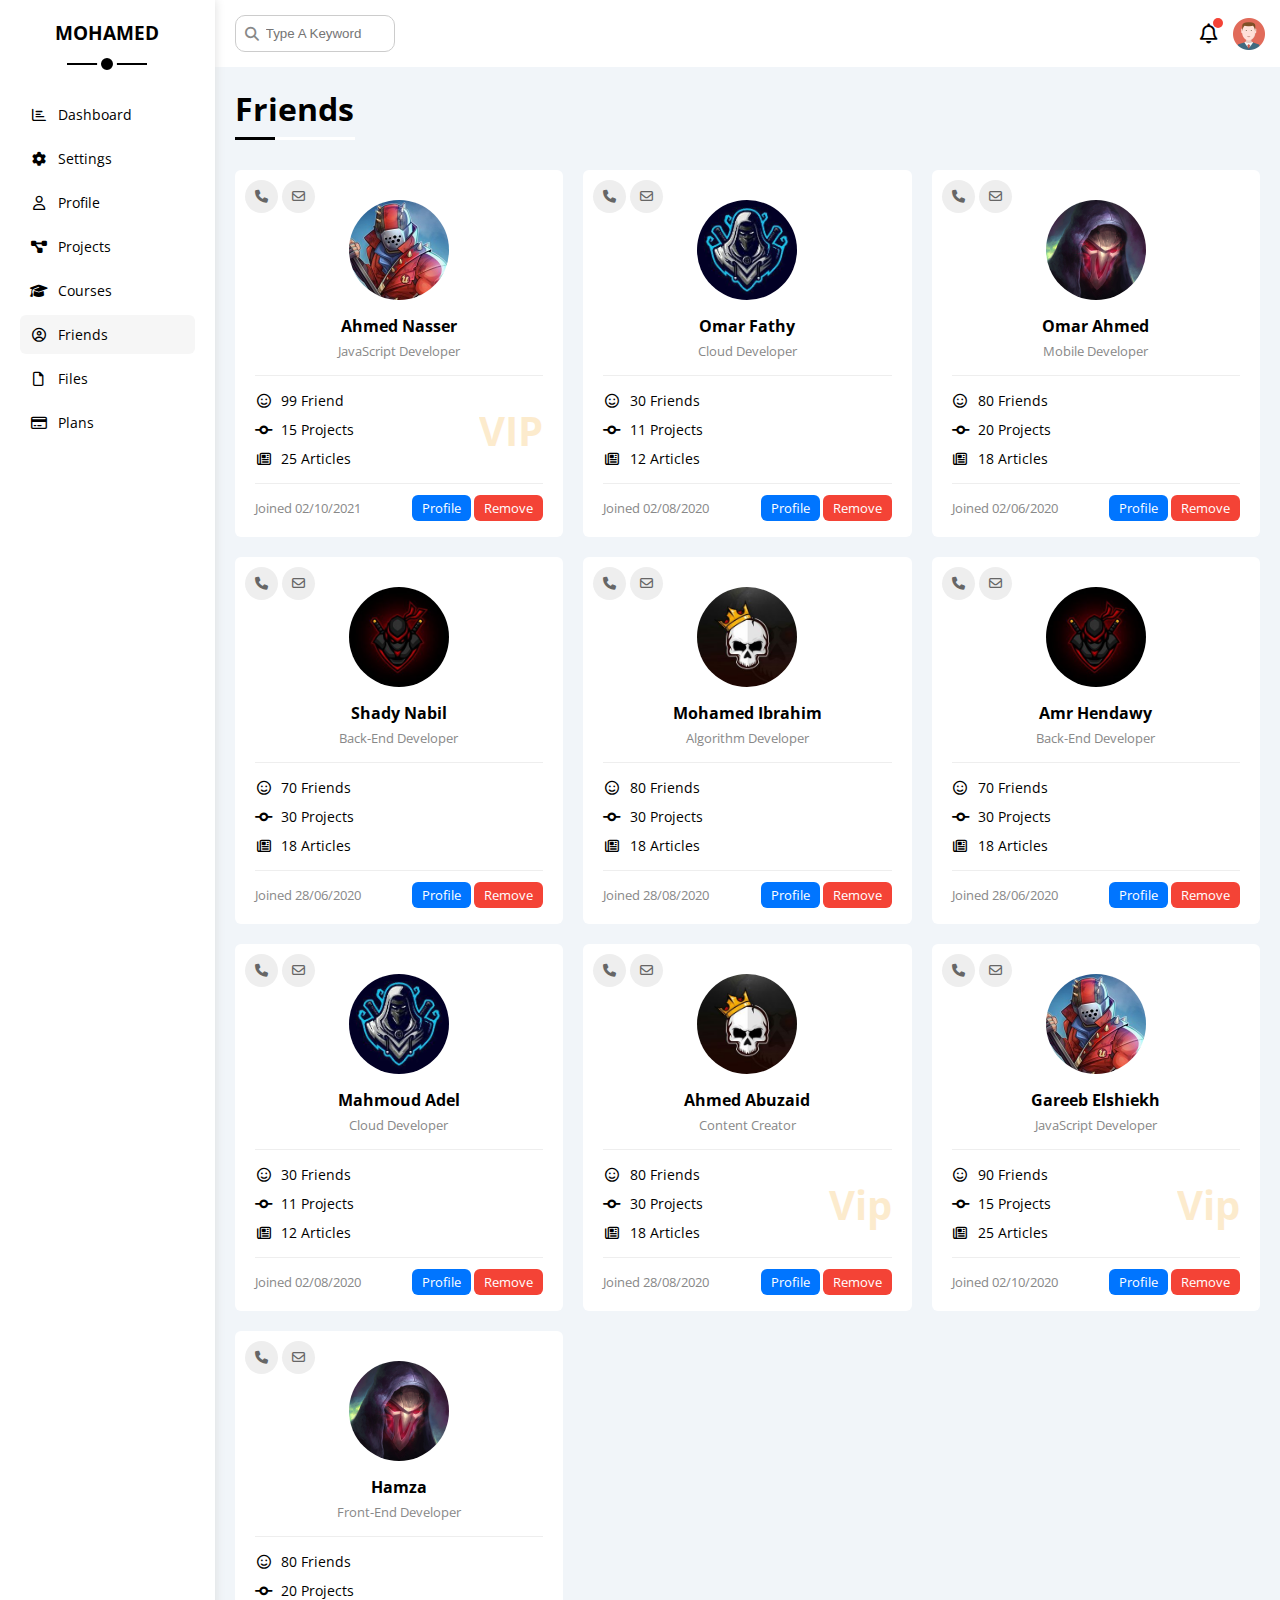
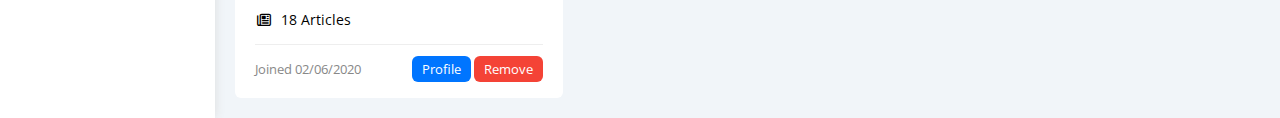
<file: friends.html>
<!DOCTYPE html>
<html lang="en">
  <head>
    <meta charset="UTF-8" />
    <meta http-equiv="X-UA-Compatible" content="IE=edge" />
    <meta name="viewport" content="width=device-width, initial-scale=1.0" />
    <title>Friends</title>
    <link rel="stylesheet" href="css/all.min.css" />
    <link rel="stylesheet" href="css/framework.css" />
    <link rel="stylesheet" href="css/master.css" />
    <link rel="preconnect" href="https://fonts.googleapis.com" />
    <link rel="preconnect" href="https://fonts.gstatic.com" crossorigin />
    <link
      href="https://fonts.googleapis.com/css2?family=Open+Sans:wght@300;500&#038;display=swap"
      rel="stylesheet"
    />
  </head>
  <body>
    <div class="page d-flex">
      <div class="sidebar bg-white p-20 p-relative">
        <h3 class="p-relative txt-c mt-0">MOHAMED</h3>
        <ul>
          <li>
            <a
              class="d-flex align-center fs-14 c-black rad-6 p-10"
              href="index.html"
            >
              <i class="fa-regular fa-chart-bar fa-fw"></i>
              <span>Dashboard</span>
            </a>
          </li>
          <li>
            <a
              class="d-flex align-center fs-14 c-black rad-6 p-10"
              href="settings.html"
            >
              <i class="fa-solid fa-gear fa-fw"></i>
              <span>Settings</span>
            </a>
          </li>
          <li>
            <a
              class="d-flex align-center fs-14 c-black rad-6 p-10"
              href="profile.html"
            >
              <i class="fa-regular fa-user fa-fw"></i>
              <span>Profile</span>
            </a>
          </li>
          <li>
            <a
              class="d-flex align-center fs-14 c-black rad-6 p-10"
              href="projects.html"
            >
              <i class="fa-solid fa-diagram-project fa-fw"></i>
              <span>Projects</span>
            </a>
          </li>
          <li>
            <a
              class="d-flex align-center fs-14 c-black rad-6 p-10"
              href="courses.html"
            >
              <i class="fa-solid fa-graduation-cap fa-fw"></i>
              <span>Courses</span>
            </a>
          </li>
          <li>
            <a
              class="active d-flex align-center fs-14 c-black rad-6 p-10"
              href="friends.html"
            >
              <i class="fa-regular fa-circle-user fa-fw"></i>
              <span>Friends</span>
            </a>
          </li>
          <li>
            <a
              class="d-flex align-center fs-14 c-black rad-6 p-10"
              href="files.html"
            >
              <i class="fa-regular fa-file fa-fw"></i>
              <span>Files</span>
            </a>
          </li>
          <li>
            <a
              class="d-flex align-center fs-14 c-black rad-6 p-10"
              href="plans.html"
            >
              <i class="fa-regular fa-credit-card fa-fw"></i>
              <span>Plans</span>
            </a>
          </li>
        </ul>
      </div>
      <div class="content w-full">
        <!-- Start Head -->
        <div class="head bg-white p-15 between-flex">
          <div class="search p-relative">
            <input class="p-10" type="search" placeholder="Type A Keyword" />
          </div>
          <div class="icons d-flex align-center">
            <span class="notification p-relative">
              <i class="fa-regular fa-bell fa-lg"></i>
            </span>
            <img decoding="async" src="img/avatar.png" alt="" />
          </div>
        </div>
        <!-- End Head -->
        <h1 class="p-relative">Friends</h1>
        <div class="friends-page d-grid m-20 gap-20">
          <div class="friend bg-white rad-6 p-20 p-relative">
            <div class="contact">
              <i class="fa-solid fa-phone"></i>
              <i class="fa-regular fa-envelope"></i>
            </div>
            <div class="txt-c">
              <img
                decoding="async"
                class="rad-half mt-10 mb-10 w-100 h-100"
                src="img/friend-01.jpg"
                alt=""
              />
              <h4 class="m-0">Ahmed Nasser</h4>
              <p class="c-grey fs-13 mt-5 mb-0">JavaScript Developer</p>
            </div>
            <div class="icons fs-14 p-relative">
              <div class="mb-10">
                <i class="fa-regular fa-face-smile fa-fw"></i>
                <span>99 Friend</span>
              </div>
              <div class="mb-10">
                <i class="fa-solid fa-code-commit fa-fw"></i>
                <span>15 Projects</span>
              </div>
              <div>
                <i class="fa-regular fa-newspaper fa-fw"></i>
                <span>25 Articles</span>
              </div>
              <span class="vip fw-bold c-orange">VIP</span>
            </div>
            <div class="info between-flex fs-13">
              <span class="c-grey">Joined 02/10/2021</span>
              <div>
                <a class="bg-blue c-white btn-shape" href="profile.html"
                  >Profile</a
                >
                <a class="bg-red c-white btn-shape" href="#">Remove</a>
              </div>
            </div>
          </div>
          <div class="friend bg-white rad-6 p-20 p-relative">
            <div class="contact">
              <i class="fa-solid fa-phone"></i>
              <i class="fa-regular fa-envelope"></i>
            </div>
            <div class="txt-c">
              <img
                decoding="async"
                class="rad-half mt-10 mb-10 w-100 h-100"
                src="img/friend-02.jpg"
                alt=""
              />
              <h4 class="m-0">Omar Fathy</h4>
              <p class="c-grey fs-13 mt-5 mb-0">Cloud Developer</p>
            </div>
            <div class="icons fs-14 p-relative">
              <div class="mb-10">
                <i class="fa-regular fa-face-smile fa-fw"></i>
                <span>30 Friends</span>
              </div>
              <div class="mb-10">
                <i class="fa-solid fa-code-commit fa-fw"></i>
                <span>11 Projects</span>
              </div>
              <div>
                <i class="fa-regular fa-newspaper fa-fw"></i>
                <span>12 Articles</span>
              </div>
            </div>
            <div class="info between-flex fs-13">
              <span class="c-grey">Joined 02/08/2020</span>
              <div>
                <a class="bg-blue c-white btn-shape" href="profile.html"
                  >Profile</a
                >
                <a class="bg-red c-white btn-shape" href="">Remove</a>
              </div>
            </div>
          </div>
          <div class="friend bg-white rad-6 p-20 p-relative">
            <div class="contact">
              <i class="fa-solid fa-phone"></i>
              <i class="fa-regular fa-envelope"></i>
            </div>
            <div class="txt-c">
              <img
                decoding="async"
                class="rad-half mt-10 mb-10 w-100 h-100"
                src="img/friend-03.jpg"
                alt=""
              />
              <h4 class="m-0">Omar Ahmed</h4>
              <p class="c-grey fs-13 mt-5 mb-0">Mobile Developer</p>
            </div>
            <div class="icons fs-14 p-relative">
              <div class="mb-10">
                <i class="fa-regular fa-face-smile fa-fw"></i>
                <span>80 Friends</span>
              </div>
              <div class="mb-10">
                <i class="fa-solid fa-code-commit fa-fw"></i>
                <span>20 Projects</span>
              </div>
              <div>
                <i class="fa-regular fa-newspaper fa-fw"></i>
                <span>18 Articles</span>
              </div>
            </div>
            <div class="info between-flex fs-13">
              <span class="c-grey">Joined 02/06/2020</span>
              <div>
                <a class="bg-blue c-white btn-shape" href="profile.html"
                  >Profile</a
                >
                <a class="bg-red c-white btn-shape" href="">Remove</a>
              </div>
            </div>
          </div>
          <div class="friend bg-white rad-6 p-20 p-relative">
            <div class="contact">
              <i class="fa-solid fa-phone"></i>
              <i class="fa-regular fa-envelope"></i>
            </div>
            <div class="txt-c">
              <img
                decoding="async"
                class="rad-half mt-10 mb-10 w-100 h-100"
                src="img/friend-04.jpg"
                alt=""
              />
              <h4 class="m-0">Shady Nabil</h4>
              <p class="c-grey fs-13 mt-5 mb-0">Back-End Developer</p>
            </div>
            <div class="icons fs-14 p-relative">
              <div class="mb-10">
                <i class="fa-regular fa-face-smile fa-fw"></i>
                <span>70 Friends</span>
              </div>
              <div class="mb-10">
                <i class="fa-solid fa-code-commit fa-fw"></i>
                <span>30 Projects</span>
              </div>
              <div>
                <i class="fa-regular fa-newspaper fa-fw"></i>
                <span>18 Articles</span>
              </div>
            </div>
            <div class="info between-flex fs-13">
              <span class="c-grey">Joined 28/06/2020</span>
              <div>
                <a class="bg-blue c-white btn-shape" href="profile.html"
                  >Profile</a
                >
                <a class="bg-red c-white btn-shape" href="">Remove</a>
              </div>
            </div>
          </div>
          <div class="friend bg-white rad-6 p-20 p-relative">
            <div class="contact">
              <i class="fa-solid fa-phone"></i>
              <i class="fa-regular fa-envelope"></i>
            </div>
            <div class="txt-c">
              <img
                decoding="async"
                class="rad-half mt-10 mb-10 w-100 h-100"
                src="img/friend-05.jpg"
                alt=""
              />
              <h4 class="m-0">Mohamed Ibrahim</h4>
              <p class="c-grey fs-13 mt-5 mb-0">Algorithm Developer</p>
            </div>
            <div class="icons fs-14 p-relative">
              <div class="mb-10">
                <i class="fa-regular fa-face-smile fa-fw"></i>
                <span>80 Friends</span>
              </div>
              <div class="mb-10">
                <i class="fa-solid fa-code-commit fa-fw"></i>
                <span>30 Projects</span>
              </div>
              <div>
                <i class="fa-regular fa-newspaper fa-fw"></i>
                <span>18 Articles</span>
              </div>
            </div>
            <div class="info between-flex fs-13">
              <span class="c-grey">Joined 28/08/2020</span>
              <div>
                <a class="bg-blue c-white btn-shape" href="profile.html"
                  >Profile</a
                >
                <a class="bg-red c-white btn-shape" href="">Remove</a>
              </div>
            </div>
          </div>
          <div class="friend bg-white rad-6 p-20 p-relative">
            <div class="contact">
              <i class="fa-solid fa-phone"></i>
              <i class="fa-regular fa-envelope"></i>
            </div>
            <div class="txt-c">
              <img
                decoding="async"
                class="rad-half mt-10 mb-10 w-100 h-100"
                src="img/friend-04.jpg"
                alt=""
              />
              <h4 class="m-0">Amr Hendawy</h4>
              <p class="c-grey fs-13 mt-5 mb-0">Back-End Developer</p>
            </div>
            <div class="icons fs-14 p-relative">
              <div class="mb-10">
                <i class="fa-regular fa-face-smile fa-fw"></i>
                <span>70 Friends</span>
              </div>
              <div class="mb-10">
                <i class="fa-solid fa-code-commit fa-fw"></i>
                <span>30 Projects</span>
              </div>
              <div>
                <i class="fa-regular fa-newspaper fa-fw"></i>
                <span>18 Articles</span>
              </div>
            </div>
            <div class="info between-flex fs-13">
              <span class="c-grey">Joined 28/06/2020</span>
              <div>
                <a class="bg-blue c-white btn-shape" href="profile.html"
                  >Profile</a
                >
                <a class="bg-red c-white btn-shape" href="">Remove</a>
              </div>
            </div>
          </div>
          <div class="friend bg-white rad-6 p-20 p-relative">
            <div class="contact">
              <i class="fa-solid fa-phone"></i>
              <i class="fa-regular fa-envelope"></i>
            </div>
            <div class="txt-c">
              <img
                decoding="async"
                class="rad-half mt-10 mb-10 w-100 h-100"
                src="img/friend-02.jpg"
                alt=""
              />
              <h4 class="m-0">Mahmoud Adel</h4>
              <p class="c-grey fs-13 mt-5 mb-0">Cloud Developer</p>
            </div>
            <div class="icons fs-14 p-relative">
              <div class="mb-10">
                <i class="fa-regular fa-face-smile fa-fw"></i>
                <span>30 Friends</span>
              </div>
              <div class="mb-10">
                <i class="fa-solid fa-code-commit fa-fw"></i>
                <span>11 Projects</span>
              </div>
              <div>
                <i class="fa-regular fa-newspaper fa-fw"></i>
                <span>12 Articles</span>
              </div>
            </div>
            <div class="info between-flex fs-13">
              <span class="c-grey">Joined 02/08/2020</span>
              <div>
                <a class="bg-blue c-white btn-shape" href="profile.html"
                  >Profile</a
                >
                <a class="bg-red c-white btn-shape" href="">Remove</a>
              </div>
            </div>
          </div>
          <div class="friend bg-white rad-6 p-20 p-relative">
            <div class="contact">
              <i class="fa-solid fa-phone"></i>
              <i class="fa-regular fa-envelope"></i>
            </div>
            <div class="txt-c">
              <img
                decoding="async"
                class="rad-half mt-10 mb-10 w-100 h-100"
                src="img/friend-05.jpg"
                alt=""
              />
              <h4 class="m-0">Ahmed Abuzaid</h4>
              <p class="c-grey fs-13 mt-5 mb-0">Content Creator</p>
            </div>
            <div class="icons fs-14 p-relative">
              <div class="mb-10">
                <i class="fa-regular fa-face-smile fa-fw"></i>
                <span>80 Friends</span>
              </div>
              <div class="mb-10">
                <i class="fa-solid fa-code-commit fa-fw"></i>
                <span>30 Projects</span>
              </div>
              <div>
                <i class="fa-regular fa-newspaper fa-fw"></i>
                <span>18 Articles</span>
              </div>
              <span class="vip fw-bold c-orange">Vip</span>
            </div>
            <div class="info between-flex fs-13">
              <span class="c-grey">Joined 28/08/2020</span>
              <div>
                <a class="bg-blue c-white btn-shape" href="profile.html"
                  >Profile</a
                >
                <a class="bg-red c-white btn-shape" href="">Remove</a>
              </div>
            </div>
          </div>
          <div class="friend bg-white rad-6 p-20 p-relative">
            <div class="contact">
              <i class="fa-solid fa-phone"></i>
              <i class="fa-regular fa-envelope"></i>
            </div>
            <div class="txt-c">
              <img
                decoding="async"
                class="rad-half mt-10 mb-10 w-100 h-100"
                src="img/friend-01.jpg"
                alt=""
              />
              <h4 class="m-0">Gareeb Elshiekh</h4>
              <p class="c-grey fs-13 mt-5 mb-0">JavaScript Developer</p>
            </div>
            <div class="icons fs-14 p-relative">
              <div class="mb-10">
                <i class="fa-regular fa-face-smile fa-fw"></i>
                <span>90 Friends</span>
              </div>
              <div class="mb-10">
                <i class="fa-solid fa-code-commit fa-fw"></i>
                <span>15 Projects</span>
              </div>
              <div>
                <i class="fa-regular fa-newspaper fa-fw"></i>
                <span>25 Articles</span>
              </div>
              <span class="vip fw-bold c-orange">Vip</span>
            </div>
            <div class="info between-flex fs-13">
              <span class="c-grey">Joined 02/10/2020</span>
              <div>
                <a class="bg-blue c-white btn-shape" href="profile.html"
                  >Profile</a
                >
                <a class="bg-red c-white btn-shape" href="">Remove</a>
              </div>
            </div>
          </div>
          <div class="friend bg-white rad-6 p-20 p-relative">
            <div class="contact">
              <i class="fa-solid fa-phone"></i>
              <i class="fa-regular fa-envelope"></i>
            </div>
            <div class="txt-c">
              <img
                decoding="async"
                class="rad-half mt-10 mb-10 w-100 h-100"
                src="img/friend-03.jpg"
                alt=""
              />
              <h4 class="m-0">Hamza</h4>
              <p class="c-grey fs-13 mt-5 mb-0">Front-End Developer</p>
            </div>
            <div class="icons fs-14 p-relative">
              <div class="mb-10">
                <i class="fa-regular fa-face-smile fa-fw"></i>
                <span>80 Friends</span>
              </div>
              <div class="mb-10">
                <i class="fa-solid fa-code-commit fa-fw"></i>
                <span>20 Projects</span>
              </div>
              <div>
                <i class="fa-regular fa-newspaper fa-fw"></i>
                <span>18 Articles</span>
              </div>
            </div>
            <div class="info between-flex fs-13">
              <span class="c-grey">Joined 02/06/2020</span>
              <div>
                <a class="bg-blue c-white btn-shape" href="profile.html"
                  >Profile</a
                >
                <a class="bg-red c-white btn-shape" href="">Remove</a>
              </div>
            </div>
          </div>
        </div>
      </div>
    </div>
  </body>
</html>
</file>
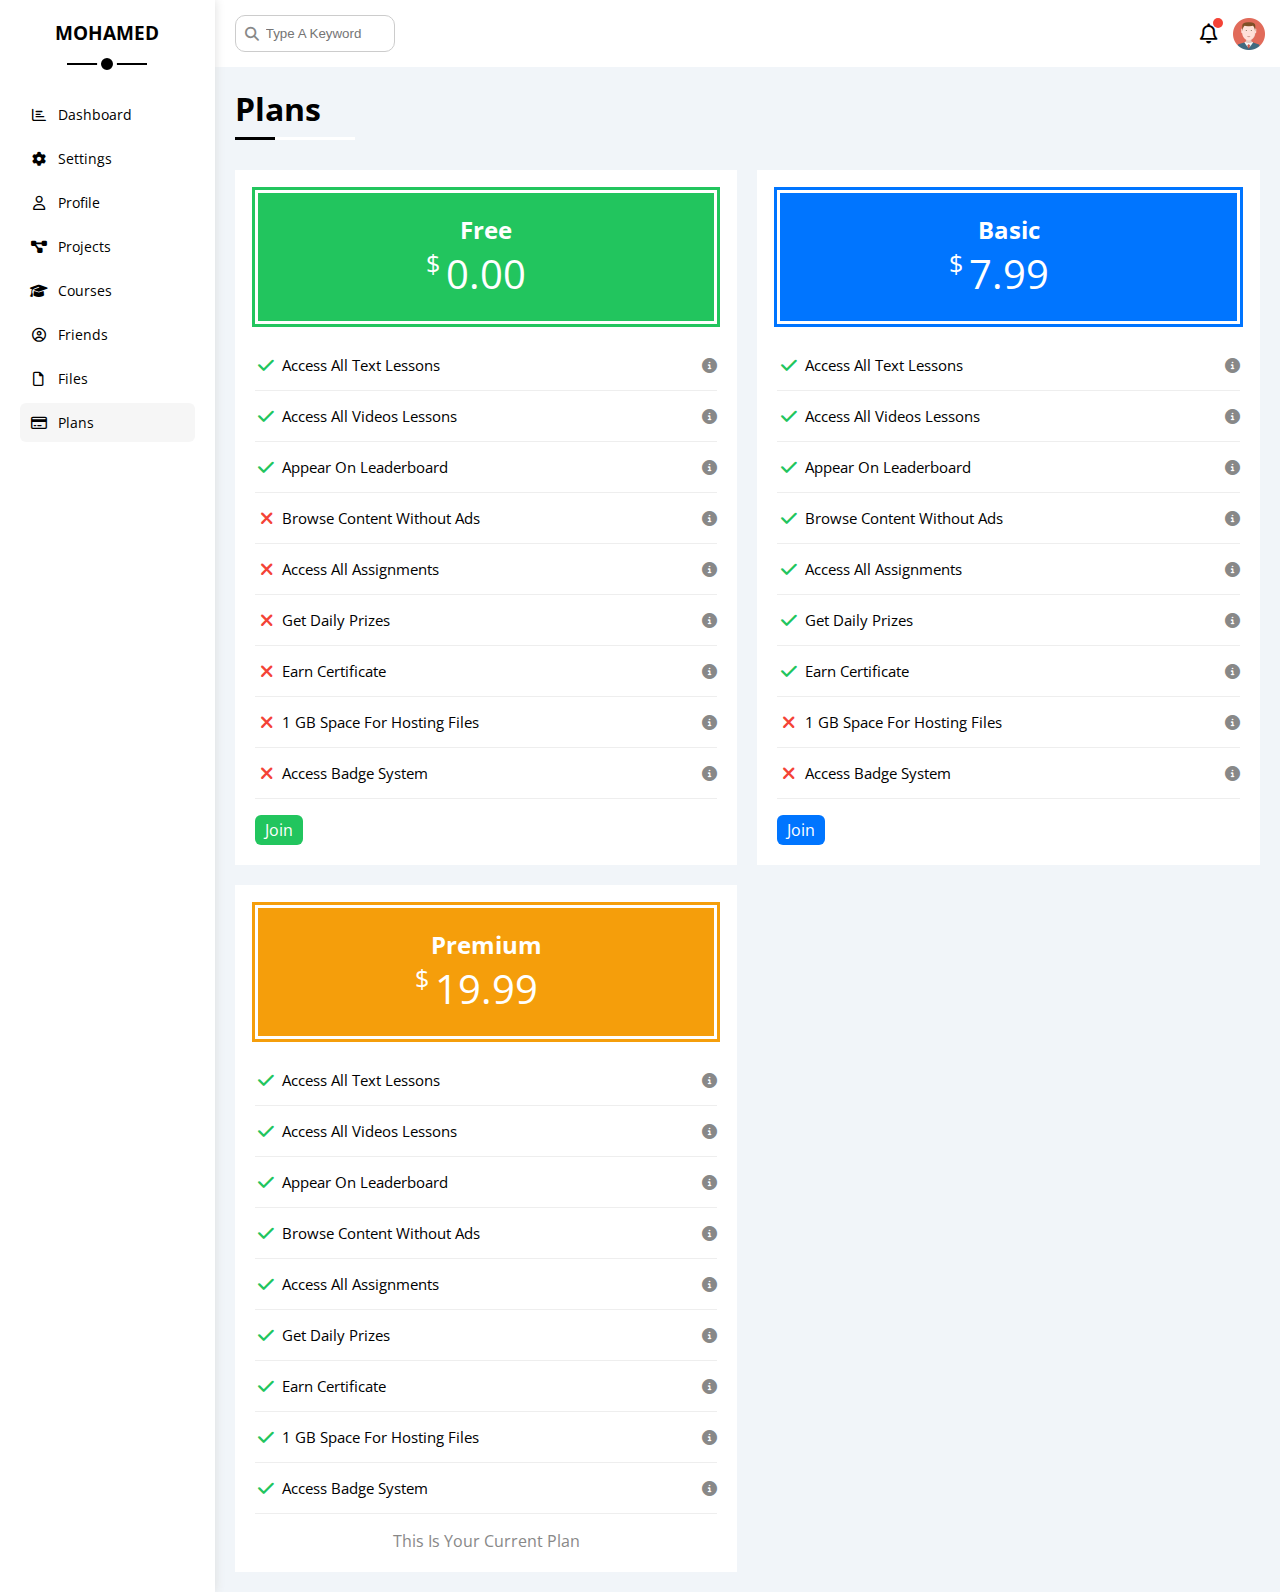
<file: plans.html>
<!DOCTYPE html>
<html lang="en">
  <head>
    <meta charset="UTF-8" />
    <meta http-equiv="X-UA-Compatible" content="IE=edge" />
    <meta name="viewport" content="width=device-width, initial-scale=1.0" />
    <title>Plans</title>
    <link rel="stylesheet" href="css/all.min.css" />
    <link rel="stylesheet" href="css/framework.css" />
    <link rel="stylesheet" href="css/master.css" />
    <link rel="preconnect" href="https://fonts.googleapis.com" />
    <link rel="preconnect" href="https://fonts.gstatic.com" crossorigin />
    <link
      href="https://fonts.googleapis.com/css2?family=Open+Sans:wght@300;500&#038;display=swap"
      rel="stylesheet"
    />
  </head>
  <body>
    <div class="page d-flex">
      <div class="sidebar bg-white p-20 p-relative">
        <h3 class="p-relative txt-c mt-0">MOHAMED</h3>
        <ul>
          <li>
            <a
              class="d-flex align-center fs-14 c-black rad-6 p-10"
              href="index.html"
            >
              <i class="fa-regular fa-chart-bar fa-fw"></i>
              <span>Dashboard</span>
            </a>
          </li>
          <li>
            <a
              class="d-flex align-center fs-14 c-black rad-6 p-10"
              href="settings.html"
            >
              <i class="fa-solid fa-gear fa-fw"></i>
              <span>Settings</span>
            </a>
          </li>
          <li>
            <a
              class="d-flex align-center fs-14 c-black rad-6 p-10"
              href="profile.html"
            >
              <i class="fa-regular fa-user fa-fw"></i>
              <span>Profile</span>
            </a>
          </li>
          <li>
            <a
              class="d-flex align-center fs-14 c-black rad-6 p-10"
              href="projects.html"
            >
              <i class="fa-solid fa-diagram-project fa-fw"></i>
              <span>Projects</span>
            </a>
          </li>
          <li>
            <a
              class="d-flex align-center fs-14 c-black rad-6 p-10"
              href="courses.html"
            >
              <i class="fa-solid fa-graduation-cap fa-fw"></i>
              <span>Courses</span>
            </a>
          </li>
          <li>
            <a
              class="d-flex align-center fs-14 c-black rad-6 p-10"
              href="friends.html"
            >
              <i class="fa-regular fa-circle-user fa-fw"></i>
              <span>Friends</span>
            </a>
          </li>
          <li>
            <a
              class="d-flex align-center fs-14 c-black rad-6 p-10"
              href="files.html"
            >
              <i class="fa-regular fa-file fa-fw"></i>
              <span>Files</span>
            </a>
          </li>
          <li>
            <a
              class="active d-flex align-center fs-14 c-black rad-6 p-10"
              href="plans.html"
            >
              <i class="fa-regular fa-credit-card fa-fw"></i>
              <span>Plans</span>
            </a>
          </li>
        </ul>
      </div>
      <div class="content w-full">
        <!-- Start Head -->
        <div class="head bg-white p-15 between-flex">
          <div class="search p-relative">
            <input class="p-10" type="search" placeholder="Type A Keyword" />
          </div>
          <div class="icons d-flex align-center">
            <span class="notification p-relative">
              <i class="fa-regular fa-bell fa-lg"></i>
            </span>
            <img decoding="async" src="img/avatar.png" alt="" />
          </div>
        </div>
        <!-- End Head -->
        <h1 class="p-relative">Plans</h1>
        <div class="plans-page d-grid m-20 gap-20">
          <div class="plan green bg-white p-20">
            <div class="top bg-green txt-c p-20">
              <h2 class="m-0 c-white">Free</h2>
              <div class="price c-white"><span>$</span>0.00</div>
            </div>
            <ul>
              <li>
                <i class="fa-solid fa-check fa-fw yes"></i>
                <span>Access All Text Lessons</span>
                <i class="fa-solid fa-circle-info help"></i>
              </li>
              <li>
                <i class="fa-solid fa-check fa-fw yes"></i>
                <span>Access All Videos Lessons</span>
                <i class="fa-solid fa-circle-info help"></i>
              </li>
              <li>
                <i class="fa-solid fa-check fa-fw yes"></i>
                <span>Appear On Leaderboard</span>
                <i class="fa-solid fa-circle-info help"></i>
              </li>
              <li>
                <i class="fa-solid fa-xmark fa-fw"></i>
                <span>Browse Content Without Ads</span>
                <i class="fa-solid fa-circle-info help"></i>
              </li>
              <li>
                <i class="fa-solid fa-xmark fa-fw"></i>
                <span>Access All Assignments</span>
                <i class="fa-solid fa-circle-info help"></i>
              </li>
              <li>
                <i class="fa-solid fa-xmark fa-fw"></i>
                <span>Get Daily Prizes</span>
                <i class="fa-solid fa-circle-info help"></i>
              </li>
              <li>
                <i class="fa-solid fa-xmark fa-fw"></i>
                <span>Earn Certificate</span>
                <i class="fa-solid fa-circle-info help"></i>
              </li>
              <li>
                <i class="fa-solid fa-xmark fa-fw"></i>
                <span>1 GB Space For Hosting Files</span>
                <i class="fa-solid fa-circle-info help"></i>
              </li>
              <li>
                <i class="fa-solid fa-xmark fa-fw"></i>
                <span>Access Badge System</span>
                <i class="fa-solid fa-circle-info help"></i>
              </li>
            </ul>
            <a href="#" class="btn-shape bg-green c-white d-block w-fit"
              >Join</a
            >
          </div>
          <!-- Start Plan -->
          <div class="plan blue bg-white p-20">
            <div class="top bg-blue txt-c p-20">
              <h2 class="m-0 c-white">Basic</h2>
              <div class="price c-white"><span>$</span>7.99</div>
            </div>
            <ul class="list-none p-0">
              <li>
                <i class="fa-solid fa-check fa-fw yes"></i>
                <span>Access All Text Lessons</span>
                <i class="fa-solid fa-circle-info help"></i>
              </li>
              <li>
                <i class="fa-solid fa-check fa-fw yes"></i>
                <span>Access All Videos Lessons</span>
                <i class="fa-solid fa-circle-info help"></i>
              </li>
              <li>
                <i class="fa-solid fa-check fa-fw yes"></i>
                <span>Appear On Leaderboard</span>
                <i class="fa-solid fa-circle-info help"></i>
              </li>
              <li>
                <i class="fa-solid fa-check fa-fw yes"></i>
                <span>Browse Content Without Ads</span>
                <i class="fa-solid fa-circle-info help"></i>
              </li>
              <li>
                <i class="fa-solid fa-check fa-fw yes"></i>
                <span>Access All Assignments</span>
                <i class="fa-solid fa-circle-info help"></i>
              </li>
              <li>
                <i class="fa-solid fa-check fa-fw yes"></i>
                <span>Get Daily Prizes</span>
                <i class="fa-solid fa-circle-info help"></i>
              </li>
              <li>
                <i class="fa-solid fa-check fa-fw yes"></i>
                <span>Earn Certificate</span>
                <i class="fa-solid fa-circle-info help"></i>
              </li>
              <li>
                <i class="fa-solid fa-xmark fa-fw"></i>
                <span>1 GB Space For Hosting Files</span>
                <i class="fa-solid fa-circle-info help"></i>
              </li>
              <li>
                <i class="fa-solid fa-xmark fa-fw"></i>
                <span>Access Badge System</span>
                <i class="fa-solid fa-circle-info help"></i>
              </li>
            </ul>
            <a href="#" class="btn-shape bg-blue c-white d-block w-fit">Join</a>
          </div>
          <!-- End Plan -->
          <!-- Start Plan -->
          <div class="plan orange bg-white p-20">
            <div class="top bg-orange txt-c p-20">
              <h2 class="m-0 c-white">Premium</h2>
              <div class="price c-white"><span>$</span>19.99</div>
            </div>
            <ul class="list-none p-0">
              <li>
                <i class="fa-solid fa-check fa-fw yes"></i>
                <span>Access All Text Lessons</span>
                <i class="fa-solid fa-circle-info help"></i>
              </li>
              <li>
                <i class="fa-solid fa-check fa-fw yes"></i>
                <span>Access All Videos Lessons</span>
                <i class="fa-solid fa-circle-info help"></i>
              </li>
              <li>
                <i class="fa-solid fa-check fa-fw yes"></i>
                <span>Appear On Leaderboard</span>
                <i class="fa-solid fa-circle-info help"></i>
              </li>
              <li>
                <i class="fa-solid fa-check fa-fw yes"></i>
                <span>Browse Content Without Ads</span>
                <i class="fa-solid fa-circle-info help"></i>
              </li>
              <li>
                <i class="fa-solid fa-check fa-fw yes"></i>
                <span>Access All Assignments</span>
                <i class="fa-solid fa-circle-info help"></i>
              </li>
              <li>
                <i class="fa-solid fa-check fa-fw yes"></i>
                <span>Get Daily Prizes</span>
                <i class="fa-solid fa-circle-info help"></i>
              </li>
              <li>
                <i class="fa-solid fa-check fa-fw yes"></i>
                <span>Earn Certificate</span>
                <i class="fa-solid fa-circle-info help"></i>
              </li>
              <li>
                <i class="fa-solid fa-check fa-fw yes"></i>
                <span>1 GB Space For Hosting Files</span>
                <i class="fa-solid fa-circle-info help"></i>
              </li>
              <li>
                <i class="fa-solid fa-check fa-fw yes"></i>
                <span>Access Badge System</span>
                <i class="fa-solid fa-circle-info help"></i>
              </li>
            </ul>
            <p class="c-grey m-0 txt-c">This Is Your Current Plan</p>
          </div>
          <!-- End Plan -->
        </div>
      </div>
    </div>
  </body>
</html>
</file>
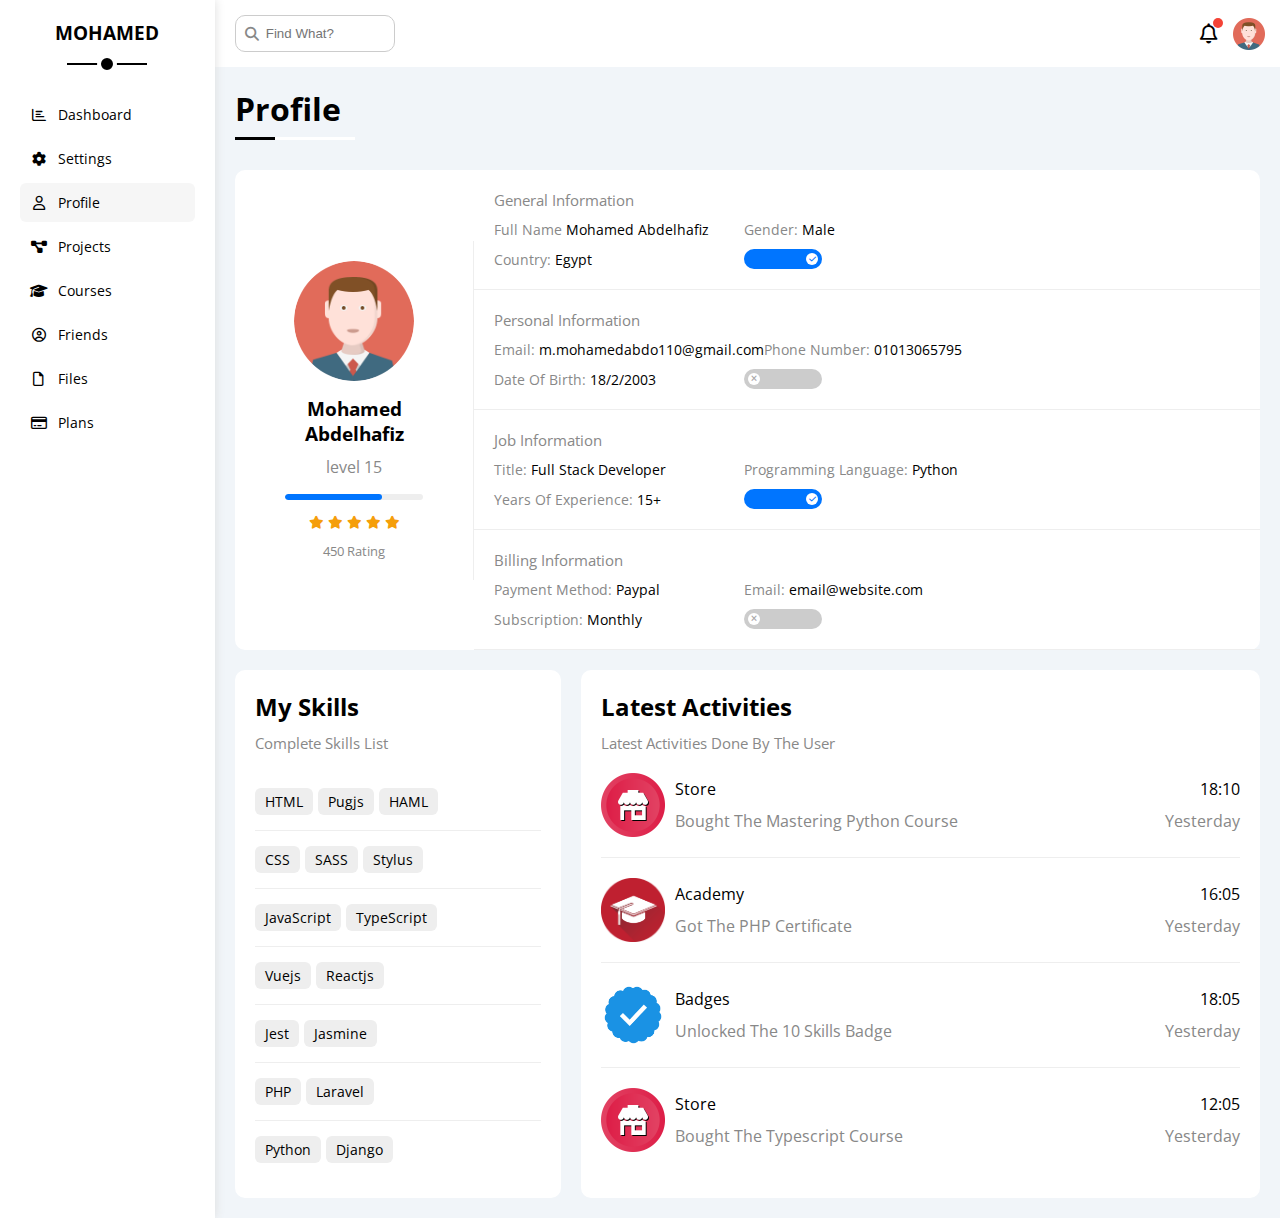
<file: profile.html>
<!DOCTYPE html>
<html lang="en">
  <head>
    <meta charset="UTF-8" />
    <meta http-equiv="X-UA-Compatible" content="IE=edge" />
    <meta name="viewport" content="width=device-width, initial-scale=1.0" />
    <title>Profile</title>
    <link rel="stylesheet" href="css/all.min.css" />
    <link rel="stylesheet" href="css/framework.css" />
    <link rel="stylesheet" href="css/master.css" />
    <link rel="preconnect" href="https://fonts.googleapis.com" />
    <link rel="preconnect" href="https://fonts.gstatic.com" crossorigin />
    <link
      href="https://fonts.googleapis.com/css2?family=Open+Sans:wght@300;500&#038;display=swap"
      rel="stylesheet"
    />
  </head>
  <body>
    <div class="page d-flex">
      <div class="sidebar bg-white p-20 p-relative">
        <h3 class="p-relative txt-c mt-0">MOHAMED</h3>
        <ul>
          <li>
            <a
              class="d-flex align-center fs-14 c-black rad-6 p-10"
              href="index.html"
            >
              <i class="fa-regular fa-chart-bar fa-fw"></i>
              <span>Dashboard</span>
            </a>
          </li>
          <li>
            <a
              class="d-flex align-center fs-14 c-black rad-6 p-10"
              href="settings.html"
            >
              <i class="fa-solid fa-gear fa-fw"></i>
              <span>Settings</span>
            </a>
          </li>
          <li>
            <a
              class="active d-flex align-center fs-14 c-black rad-6 p-10"
              href="profile.html"
            >
              <i class="fa-regular fa-user fa-fw"></i>
              <span>Profile</span>
            </a>
          </li>
          <li>
            <a
              class="d-flex align-center fs-14 c-black rad-6 p-10"
              href="projects.html"
            >
              <i class="fa-solid fa-diagram-project fa-fw"></i>
              <span>Projects</span>
            </a>
          </li>
          <li>
            <a
              class="d-flex align-center fs-14 c-black rad-6 p-10"
              href="courses.html"
            >
              <i class="fa-solid fa-graduation-cap fa-fw"></i>
              <span>Courses</span>
            </a>
          </li>
          <li>
            <a
              class="d-flex align-center fs-14 c-black rad-6 p-10"
              href="friends.html"
            >
              <i class="fa-regular fa-circle-user fa-fw"></i>
              <span>Friends</span>
            </a>
          </li>
          <li>
            <a
              class="d-flex align-center fs-14 c-black rad-6 p-10"
              href="files.html"
            >
              <i class="fa-regular fa-file fa-fw"></i>
              <span>Files</span>
            </a>
          </li>
          <li>
            <a
              class="d-flex align-center fs-14 c-black rad-6 p-10"
              href="plans.html"
            >
              <i class="fa-regular fa-credit-card fa-fw"></i>
              <span>Plans</span>
            </a>
          </li>
        </ul>
      </div>
      <div class="content w-full">
        <!-- Start Head  -->
        <div class="head bg-white p-15 between-flex">
          <div class="search p-relative">
            <input class="p-10" type="search" placeholder="Find What?" />
          </div>
          <div class="icons d-flex align-center">
            <span class="notification p-relative">
              <i class="fa-regular fa-bell fa-lg"></i>
            </span>
            <img src="img/avatar.png" alt="" />
          </div>
        </div>
        <!-- <label>
            <input class="toggle-checkbox" type="checkbox" checked />
            <div class="toggle-switch"></div>
          </label> -->
        <!-- End Head  -->
        <h1 class="p-relative">Profile</h1>
        <div class="profile-page m-20">
          <!-- Start Overview  -->
          <div class="overview bg-white rad-10 d-flex align-center">
            <div class="avatar-box txt-c p-20">
              <img class="mb-10 rad-half" src="img/avatar.png" alt="" />
              <h3 class="m-0">Mohamed Abdelhafiz</h3>
              <p class="c-grey mt-10">level 15</p>
              <div class="level rad-6 bg-eee p-relative">
                <span style="width: 70%"></span>
              </div>
              <div class="rating mt-10 mb-10">
                <i class="fa-solid fa-star c-orange fs-13"></i>
                <i class="fa-solid fa-star c-orange fs-13"></i>
                <i class="fa-solid fa-star c-orange fs-13"></i>
                <i class="fa-solid fa-star c-orange fs-13"></i>
                <i class="fa-solid fa-star c-orange fs-13"></i>
              </div>
              <p class="c-grey m-0 fs-13">450 Rating</p>
            </div>
            <div class="info-box w-full txt-c-mobile">
              <!-- Start Information Row -->
              <div class="box p-20 d-flex align-center">
                <h4 class="c-grey fs-15 m-0 w-full">General Information</h4>
                <div class="fs-14">
                  <span class="c-grey">Full Name</span>
                  <span> Mohamed Abdelhafiz</span>
                </div>
                <div class="fs-14">
                  <span class="c-grey">Gender:</span>
                  <span>Male</span>
                </div>
                <div class="fs-14">
                  <span class="c-grey">Country:</span>
                  <span>Egypt</span>
                </div>
                <div class="fs-14">
                  <label>
                    <input class="toggle-checkbox" type="checkbox" checked />
                    <div class="toggle-switch"></div>
                  </label>
                </div>
              </div>
              <!-- End Information Row -->
              <!-- Start Information Row -->
              <div class="box p-20 d-flex align-center">
                <h4 class="c-grey w-full fs-15 m-0">Personal Information</h4>
                <div class="fs-14">
                  <span class="c-grey">Email:</span>
                  <span>m.mohamedabdo110@gmail.com</span>
                </div>
                <div class="fs-14">
                  <span class="c-grey">Phone Number:</span>
                  <span>01013065795</span>
                </div>
                <div class="fs-14">
                  <span class="c-grey">Date Of Birth:</span>
                  <span>18/2/2003</span>
                </div>
                <div class="fs-14">
                  <label>
                    <input class="toggle-checkbox" type="checkbox" />
                    <div class="toggle-switch"></div>
                  </label>
                </div>
              </div>
              <!-- End Information Row -->
              <!-- Start Information Row -->
              <div class="box p-20 d-flex align-center">
                <h4 class="c-grey w-full fs-15 m-0">Job Information</h4>
                <div class="fs-14">
                  <span class="c-grey">Title:</span>
                  <span>Full Stack Developer</span>
                </div>
                <div class="fs-14">
                  <span class="c-grey">Programming Language:</span>
                  <span>Python</span>
                </div>
                <div class="fs-14">
                  <span class="c-grey">Years Of Experience:</span>
                  <span>15+</span>
                </div>
                <div class="fs-14">
                  <label>
                    <input class="toggle-checkbox" type="checkbox" checked />
                    <div class="toggle-switch"></div>
                  </label>
                </div>
              </div>
              <!-- End Information Row -->
              <!-- Start Information Row -->
              <div class="box p-20 d-flex align-center">
                <h4 class="c-grey w-full fs-15 m-0">Billing Information</h4>
                <div class="fs-14">
                  <span class="c-grey">Payment Method:</span>
                  <span>Paypal</span>
                </div>
                <div class="fs-14">
                  <span class="c-grey">Email:</span>
                  <span>email@website.com</span>
                </div>
                <div class="fs-14">
                  <span class="c-grey">Subscription:</span>
                  <span>Monthly</span>
                </div>
                <div class="fs-14">
                  <label>
                    <input class="toggle-checkbox" type="checkbox" />
                    <div class="toggle-switch"></div>
                  </label>
                </div>
              </div>
              <!-- End Information Row -->
            </div>
          </div>
          <!-- End Overview  -->
          <!-- Start Other Data  -->
          <div class="other-data d-flex gap-20">
            <div class="skills-card p-20 bg-white rad-10 mt-20">
              <h2 class="mt-0 mb-10">My Skills</h2>
              <p class="mt-0 mb-20 c-grey fs-15">Complete Skills List</p>
              <ul class="m-0 txt-c-mobile">
                <li><span>HTML</span><span>Pugjs</span><span>HAML</span></li>
                <li><span>CSS</span><span>SASS</span><span>Stylus</span></li>
                <li><span>JavaScript</span><span>TypeScript</span></li>
                <li><span>Vuejs</span><span>Reactjs</span></li>
                <li><span>Jest</span><span>Jasmine</span></li>
                <li><span>PHP</span><span>Laravel</span></li>
                <li><span>Python</span><span>Django</span></li>
              </ul>
            </div>
            <div class="activities p-20 bg-white rad-10 mt-20">
              <h2 class="mt-0 mb-10">Latest Activities</h2>
              <p class="mt-0 mb-20 c-grey fs-15">
                Latest Activities Done By The User
              </p>
              <div class="activity d-flex align-center txt-c-mobile">
                <img decoding="async" src="img/activity-01.png" alt="" />
                <div class="info">
                  <span class="d-block mb-10">Store</span>
                  <span class="c-grey">Bought The Mastering Python Course</span>
                </div>
                <div class="date">
                  <span class="d-block mb-10">18:10</span>
                  <span class="c-grey">Yesterday</span>
                </div>
              </div>
              <div class="activity d-flex align-center txt-c-mobile">
                <img decoding="async" src="img/activity-02.png" alt="" />
                <div class="info">
                  <span class="d-block mb-10">Academy</span>
                  <span class="c-grey">Got The PHP Certificate</span>
                </div>
                <div class="date">
                  <span class="d-block mb-10">16:05</span>
                  <span class="c-grey">Yesterday</span>
                </div>
              </div>
              <div class="activity d-flex align-center txt-c-mobile">
                <img decoding="async" src="img/activity-03.png" alt="" />
                <div class="info">
                  <span class="d-block mb-10">Badges</span>
                  <span class="c-grey">Unlocked The 10 Skills Badge</span>
                </div>
                <div class="date">
                  <span class="d-block mb-10">18:05</span>
                  <span class="c-grey">Yesterday</span>
                </div>
              </div>
              <div class="activity d-flex align-center txt-c-mobile">
                <img decoding="async" src="img/activity-01.png" alt="" />
                <div class="info">
                  <span class="d-block mb-10">Store</span>
                  <span class="c-grey">Bought The Typescript Course</span>
                </div>
                <div class="date">
                  <span class="d-block mb-10">12:05</span>
                  <span class="c-grey">Yesterday</span>
                </div>
              </div>
            </div>
          </div>
          <!-- End Other Data  -->
        </div>
      </div>
    </div>
  </body>
</html>
</file>
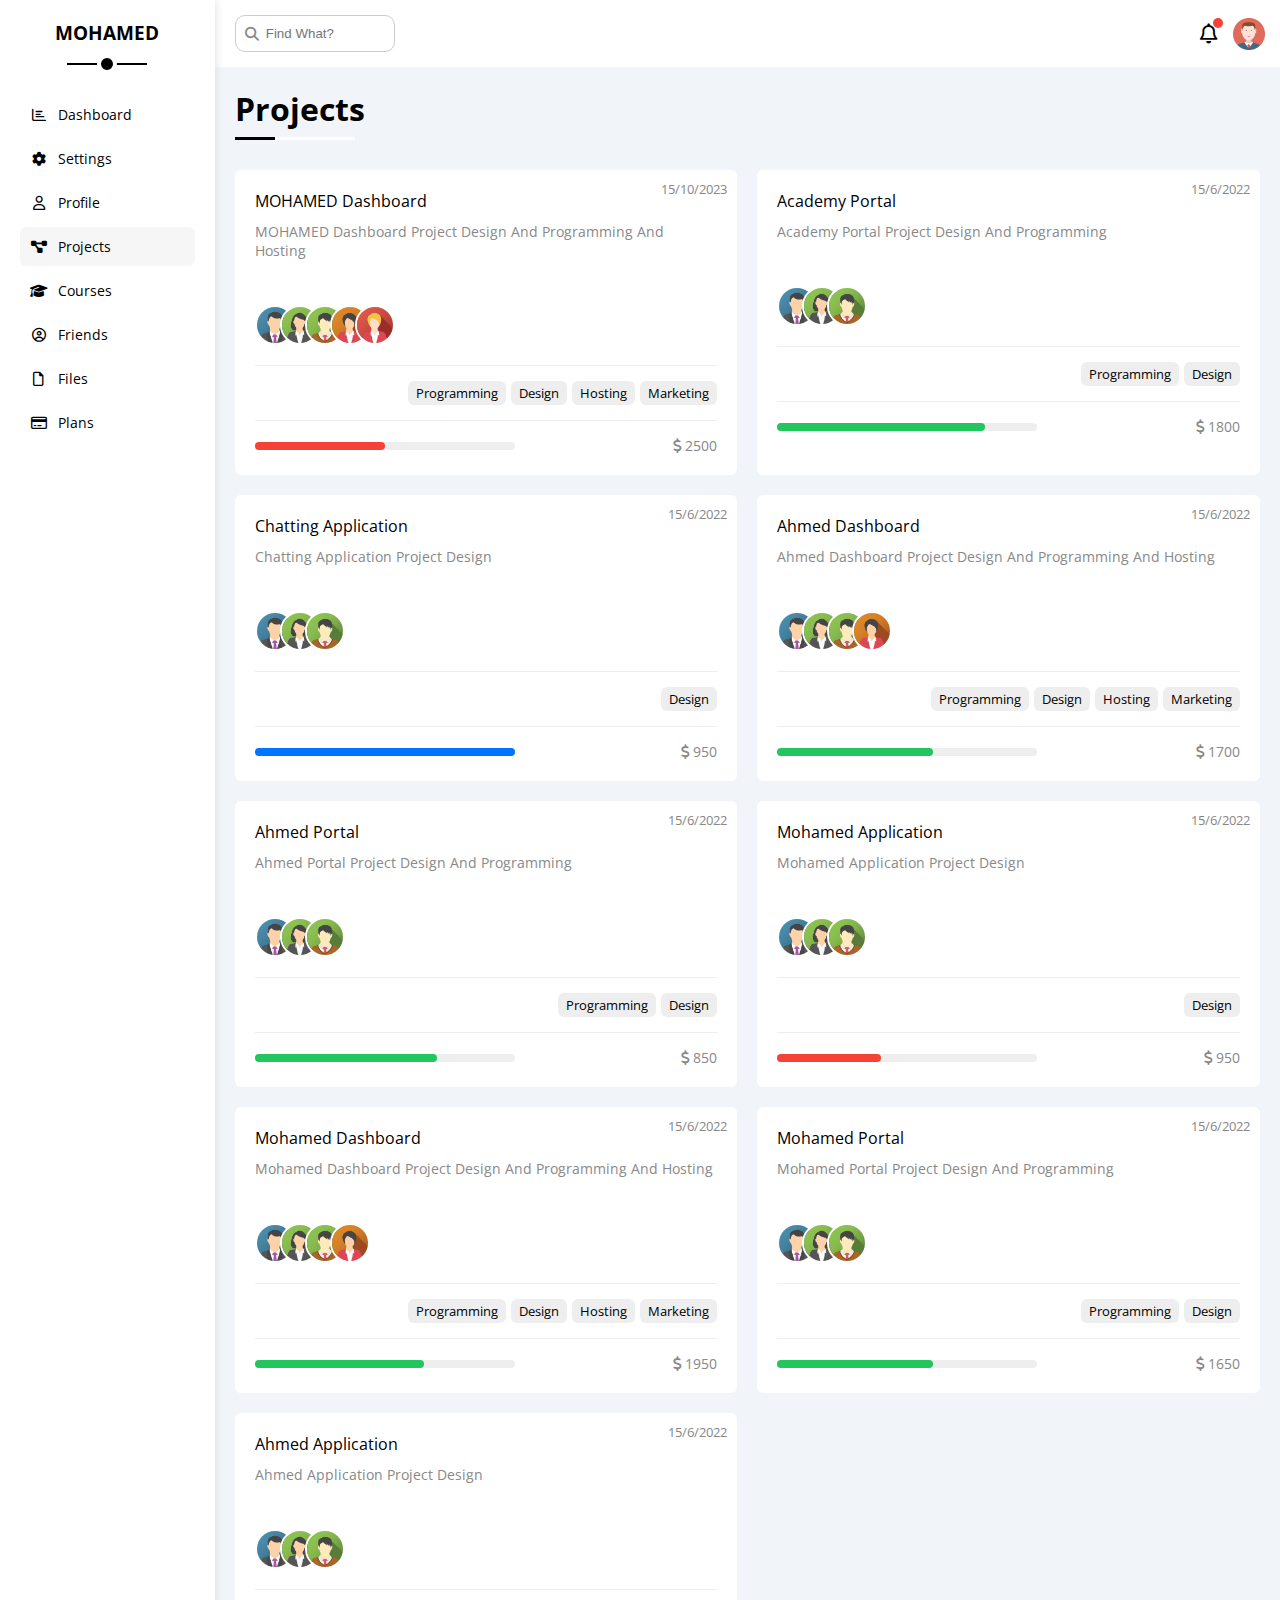
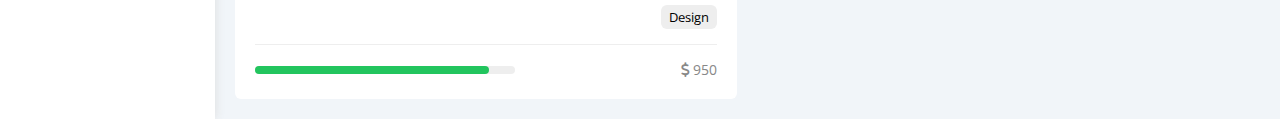
<file: projects.html>
<!DOCTYPE html>
<html lang="en">
  <head>
    <meta charset="UTF-8" />
    <meta http-equiv="X-UA-Compatible" content="IE=edge" />
    <meta name="viewport" content="width=device-width, initial-scale=1.0" />
    <title>Projects</title>
    <link rel="stylesheet" href="css/all.min.css" />
    <link rel="stylesheet" href="css/framework.css" />
    <link rel="stylesheet" href="css/master.css" />
    <link rel="preconnect" href="https://fonts.googleapis.com" />
    <link rel="preconnect" href="https://fonts.gstatic.com" crossorigin />
    <link
      href="https://fonts.googleapis.com/css2?family=Open+Sans:wght@300;500&#038;display=swap"
      rel="stylesheet"
    />
  </head>
  <body>
    <div class="page d-flex">
      <div class="sidebar bg-white p-20 p-relative">
        <h3 class="p-relative txt-c mt-0">MOHAMED</h3>
        <ul>
          <li>
            <a
              class="d-flex align-center fs-14 c-black rad-6 p-10"
              href="index.html"
            >
              <i class="fa-regular fa-chart-bar fa-fw"></i>
              <span>Dashboard</span>
            </a>
          </li>
          <li>
            <a
              class="d-flex align-center fs-14 c-black rad-6 p-10"
              href="settings.html"
            >
              <i class="fa-solid fa-gear fa-fw"></i>
              <span>Settings</span>
            </a>
          </li>
          <li>
            <a
              class="d-flex align-center fs-14 c-black rad-6 p-10"
              href="profile.html"
            >
              <i class="fa-regular fa-user fa-fw"></i>
              <span>Profile</span>
            </a>
          </li>
          <li>
            <a
              class="active d-flex align-center fs-14 c-black rad-6 p-10"
              href="projects.html"
            >
              <i class="fa-solid fa-diagram-project fa-fw"></i>
              <span>Projects</span>
            </a>
          </li>
          <li>
            <a
              class="d-flex align-center fs-14 c-black rad-6 p-10"
              href="courses.html"
            >
              <i class="fa-solid fa-graduation-cap fa-fw"></i>
              <span>Courses</span>
            </a>
          </li>
          <li>
            <a
              class="d-flex align-center fs-14 c-black rad-6 p-10"
              href="friends.html"
            >
              <i class="fa-regular fa-circle-user fa-fw"></i>
              <span>Friends</span>
            </a>
          </li>
          <li>
            <a
              class="d-flex align-center fs-14 c-black rad-6 p-10"
              href="files.html"
            >
              <i class="fa-regular fa-file fa-fw"></i>
              <span>Files</span>
            </a>
          </li>
          <li>
            <a
              class="d-flex align-center fs-14 c-black rad-6 p-10"
              href="plans.html"
            >
              <i class="fa-regular fa-credit-card fa-fw"></i>
              <span>Plans</span>
            </a>
          </li>
        </ul>
      </div>
      <div class="content w-full">
        <!-- Start Head  -->
        <div class="head bg-white p-15 between-flex">
          <div class="search p-relative">
            <input class="p-10" type="search" placeholder="Find What?" />
          </div>
          <div class="icons d-flex align-center">
            <span class="notification p-relative">
              <i class="fa-regular fa-bell fa-lg"></i>
            </span>
            <img src="img/avatar.png" alt="" />
          </div>
        </div>
        <!-- <label>
            <input class="toggle-checkbox" type="checkbox" checked />
            <div class="toggle-switch"></div>
          </label> -->
        <!-- End Head  -->
        <h1 class="p-relative">Projects</h1>
        <div class="projects-page d-grid m-20 gap-20">
          <div class="project bg-white p-20 rad-6 p-relative">
            <span class="date fs-13 c-grey">15/10/2023</span>
            <h4 class="m-0">MOHAMED Dashboard</h4>
            <p class="c-grey mt-10 mb-10 fs-14">
              MOHAMED Dashboard Project Design And Programming And Hosting
            </p>
            <div class="team">
              <a href="#"><img src="img/team-01.png" alt="" /></a>
              <a href="#"><img src="img/team-02.png" alt="" /></a>
              <a href="#"><img src="img/team-03.png" alt="" /></a>
              <a href="#"><img src="img/team-04.png" alt="" /></a>
              <a href="#"><img src="img/team-05.png" alt="" /></a>
            </div>
            <div class="do d-flex">
              <span class="fs-13 rad-6 bg-eee">Programming</span>
              <span class="fs-13 rad-6 bg-eee">Design</span>
              <span class="fs-13 rad-6 bg-eee">Hosting</span>
              <span class="fs-13 rad-6 bg-eee">Marketing</span>
            </div>
            <div class="info between-flex">
              <div class="prog bg-eee">
                <span class="bg-red" style="width: 50%"></span>
              </div>
              <div class="fs-14 c-grey">
                <i class="fa-solid fa-dollar-sign"></i>
                2500
              </div>
            </div>
          </div>
          <div class="project bg-white p-20 rad-6 p-relative">
            <span class="date fs-13 c-grey">15/6/2022</span>
            <h4 class="m-0">Academy Portal</h4>
            <p class="c-grey mt-10 mb-10 fs-14">
              Academy Portal Project Design And Programming
            </p>
            <div class="team">
              <a href="#"
                ><img decoding="async" src="img/team-01.png" alt=""
              /></a>
              <a href="#"
                ><img decoding="async" src="img/team-02.png" alt=""
              /></a>
              <a href="#"
                ><img decoding="async" src="img/team-03.png" alt=""
              /></a>
            </div>
            <div class="do d-flex">
              <span class="fs-13 rad-6 bg-eee">Programming</span>
              <span class="fs-13 rad-6 bg-eee">Design</span>
            </div>
            <div class="info between-flex">
              <div class="prog bg-eee">
                <span class="bg-green" style="width: 80%"></span>
              </div>
              <div class="fs-14 c-grey">
                <i class="fa-solid fa-dollar-sign"></i>
                1800
              </div>
            </div>
          </div>
          <div class="project bg-white p-20 rad-6 p-relative">
            <span class="date fs-13 c-grey">15/6/2022</span>
            <h4 class="m-0">Chatting Application</h4>
            <p class="c-grey mt-10 mb-10 fs-14">
              Chatting Application Project Design
            </p>
            <div class="team">
              <a href="#"
                ><img decoding="async" src="img/team-01.png" alt=""
              /></a>
              <a href="#"
                ><img decoding="async" src="img/team-02.png" alt=""
              /></a>
              <a href="#"
                ><img decoding="async" src="img/team-03.png" alt=""
              /></a>
            </div>
            <div class="do d-flex">
              <span class="fs-13 rad-6 bg-eee">Design</span>
            </div>
            <div class="info between-flex">
              <div class="prog bg-eee">
                <span class="bg-blue" style="width: 100%"></span>
              </div>
              <div class="fs-14 c-grey">
                <i class="fa-solid fa-dollar-sign"></i>
                950
              </div>
            </div>
          </div>
          <div class="project bg-white p-20 rad-6 p-relative">
            <span class="date fs-13 c-grey">15/6/2022</span>
            <h4 class="m-0">Ahmed Dashboard</h4>
            <p class="c-grey mt-10 mb-10 fs-14">
              Ahmed Dashboard Project Design And Programming And Hosting
            </p>
            <div class="team">
              <a href="#"
                ><img decoding="async" src="img/team-01.png" alt=""
              /></a>
              <a href="#"
                ><img decoding="async" src="img/team-02.png" alt=""
              /></a>
              <a href="#"
                ><img decoding="async" src="img/team-03.png" alt=""
              /></a>
              <a href="#"
                ><img decoding="async" src="img/team-04.png" alt=""
              /></a>
            </div>
            <div class="do d-flex">
              <span class="fs-13 rad-6 bg-eee">Programming</span>
              <span class="fs-13 rad-6 bg-eee">Design</span>
              <span class="fs-13 rad-6 bg-eee">Hosting</span>
              <span class="fs-13 rad-6 bg-eee">Marketing</span>
            </div>
            <div class="info between-flex">
              <div class="prog bg-eee">
                <span class="bg-green" style="width: 60%"></span>
              </div>
              <div class="fs-14 c-grey">
                <i class="fa-solid fa-dollar-sign"></i>
                1700
              </div>
            </div>
          </div>
          <div class="project bg-white p-20 rad-6 p-relative">
            <span class="date fs-13 c-grey">15/6/2022</span>
            <h4 class="m-0">Ahmed Portal</h4>
            <p class="c-grey mt-10 mb-10 fs-14">
              Ahmed Portal Project Design And Programming
            </p>
            <div class="team">
              <a href="#"
                ><img decoding="async" src="img/team-01.png" alt=""
              /></a>
              <a href="#"
                ><img decoding="async" src="img/team-02.png" alt=""
              /></a>
              <a href="#"
                ><img decoding="async" src="img/team-03.png" alt=""
              /></a>
            </div>
            <div class="do d-flex">
              <span class="fs-13 rad-6 bg-eee">Programming</span>
              <span class="fs-13 rad-6 bg-eee">Design</span>
            </div>
            <div class="info between-flex">
              <div class="prog bg-eee">
                <span class="bg-green" style="width: 70%"></span>
              </div>
              <div class="fs-14 c-grey">
                <i class="fa-solid fa-dollar-sign"></i>
                850
              </div>
            </div>
          </div>
          <div class="project bg-white p-20 rad-6 p-relative">
            <span class="date fs-13 c-grey">15/6/2022</span>
            <h4 class="m-0">Mohamed Application</h4>
            <p class="c-grey mt-10 mb-10 fs-14">
              Mohamed Application Project Design
            </p>
            <div class="team">
              <a href="#"
                ><img decoding="async" src="img/team-01.png" alt=""
              /></a>
              <a href="#"
                ><img decoding="async" src="img/team-02.png" alt=""
              /></a>
              <a href="#"
                ><img decoding="async" src="img/team-03.png" alt=""
              /></a>
            </div>
            <div class="do d-flex">
              <span class="fs-13 rad-6 bg-eee">Design</span>
            </div>
            <div class="info between-flex">
              <div class="prog bg-eee">
                <span class="bg-red" style="width: 40%"></span>
              </div>
              <div class="fs-14 c-grey">
                <i class="fa-solid fa-dollar-sign"></i>
                950
              </div>
            </div>
          </div>
          <div class="project bg-white p-20 rad-6 p-relative">
            <span class="date fs-13 c-grey">15/6/2022</span>
            <h4 class="m-0">Mohamed Dashboard</h4>
            <p class="c-grey mt-10 mb-10 fs-14">
              Mohamed Dashboard Project Design And Programming And Hosting
            </p>
            <div class="team">
              <a href="#"
                ><img decoding="async" src="img/team-01.png" alt=""
              /></a>
              <a href="#"
                ><img decoding="async" src="img/team-02.png" alt=""
              /></a>
              <a href="#"
                ><img decoding="async" src="img/team-03.png" alt=""
              /></a>
              <a href="#"
                ><img decoding="async" src="img/team-04.png" alt=""
              /></a>
            </div>
            <div class="do d-flex">
              <span class="fs-13 rad-6 bg-eee">Programming</span>
              <span class="fs-13 rad-6 bg-eee">Design</span>
              <span class="fs-13 rad-6 bg-eee">Hosting</span>
              <span class="fs-13 rad-6 bg-eee">Marketing</span>
            </div>
            <div class="info between-flex">
              <div class="prog bg-eee">
                <span class="bg-green" style="width: 65%"></span>
              </div>
              <div class="fs-14 c-grey">
                <i class="fa-solid fa-dollar-sign"></i>
                1950
              </div>
            </div>
          </div>
          <div class="project bg-white p-20 rad-6 p-relative">
            <span class="date fs-13 c-grey">15/6/2022</span>
            <h4 class="m-0">Mohamed Portal</h4>
            <p class="c-grey mt-10 mb-10 fs-14">
              Mohamed Portal Project Design And Programming
            </p>
            <div class="team">
              <a href="#"
                ><img decoding="async" src="img/team-01.png" alt=""
              /></a>
              <a href="#"
                ><img decoding="async" src="img/team-02.png" alt=""
              /></a>
              <a href="#"
                ><img decoding="async" src="img/team-03.png" alt=""
              /></a>
            </div>
            <div class="do d-flex">
              <span class="fs-13 rad-6 bg-eee">Programming</span>
              <span class="fs-13 rad-6 bg-eee">Design</span>
            </div>
            <div class="info between-flex">
              <div class="prog bg-eee">
                <span class="bg-green" style="width: 60%"></span>
              </div>
              <div class="fs-14 c-grey">
                <i class="fa-solid fa-dollar-sign"></i>
                1650
              </div>
            </div>
          </div>
          <div class="project bg-white p-20 rad-6 p-relative">
            <span class="date fs-13 c-grey">15/6/2022</span>
            <h4 class="m-0">Ahmed Application</h4>
            <p class="c-grey mt-10 mb-10 fs-14">
              Ahmed Application Project Design
            </p>
            <div class="team">
              <a href="#"
                ><img decoding="async" src="img/team-01.png" alt=""
              /></a>
              <a href="#"
                ><img decoding="async" src="img/team-02.png" alt=""
              /></a>
              <a href="#"
                ><img decoding="async" src="img/team-03.png" alt=""
              /></a>
            </div>
            <div class="do d-flex">
              <span class="fs-13 rad-6 bg-eee">Design</span>
            </div>
            <div class="info between-flex">
              <div class="prog bg-eee">
                <span class="bg-green" style="width: 90%"></span>
              </div>
              <div class="fs-14 c-grey">
                <i class="fa-solid fa-dollar-sign"></i>
                950
              </div>
            </div>
          </div>
        </div>
      </div>
    </div>
  </body>
</html>
</file>
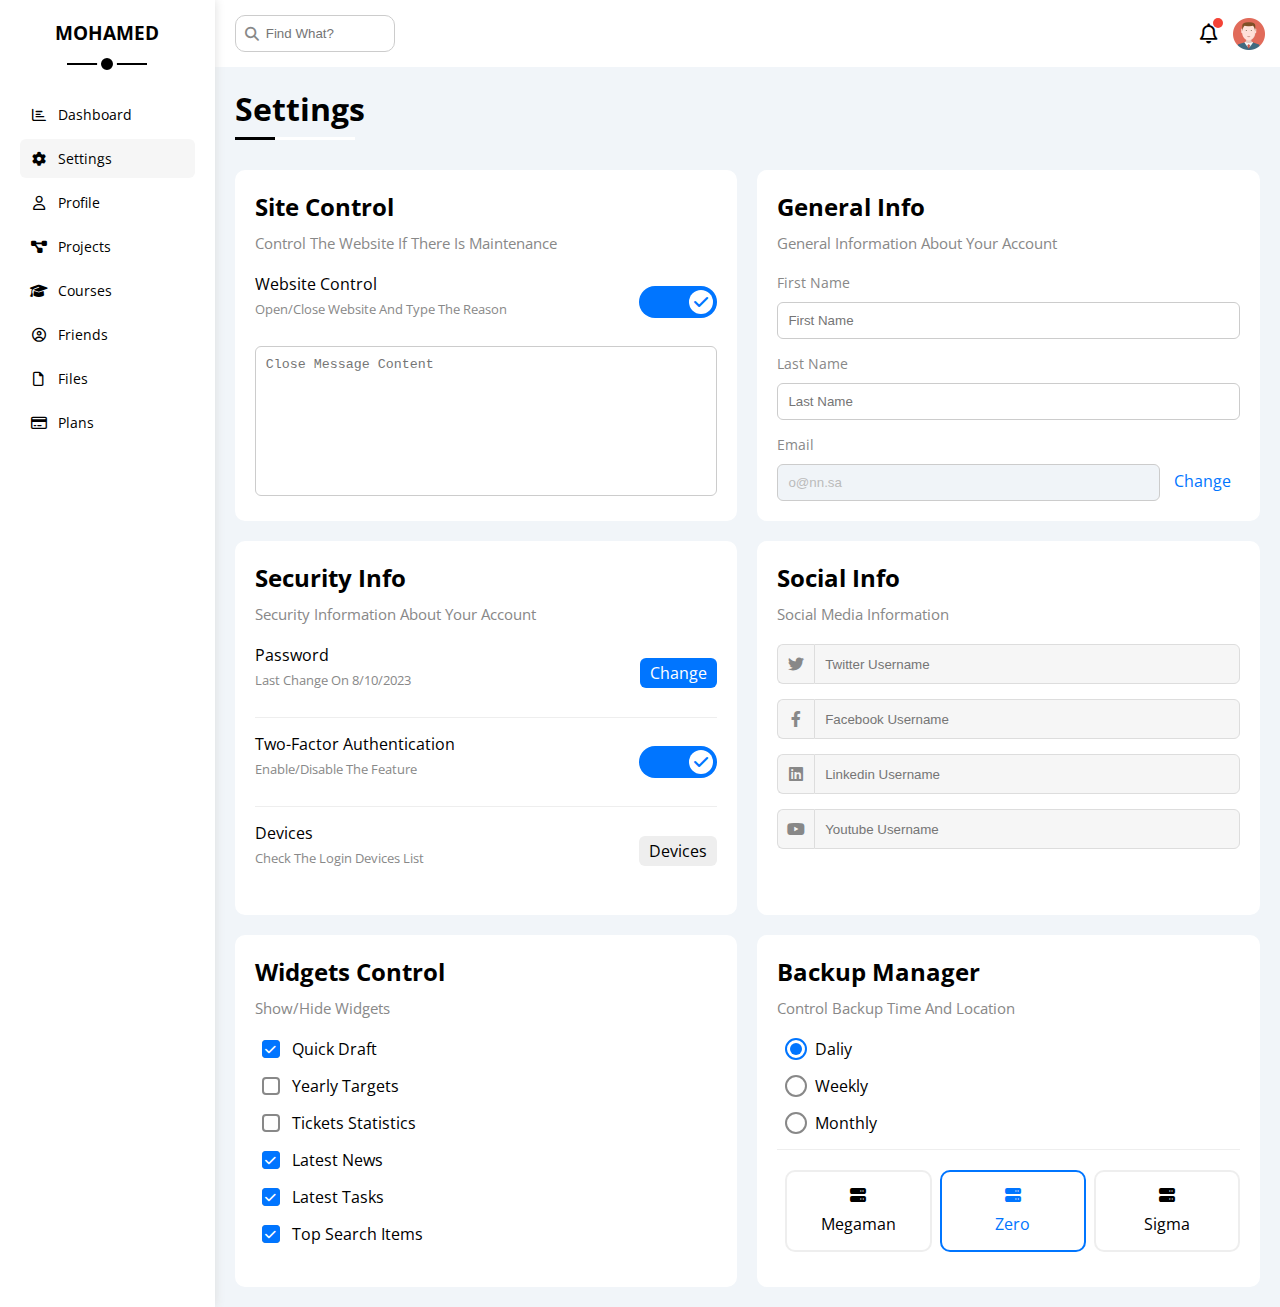
<file: settings.html>
<!DOCTYPE html>
<html lang="en">
  <head>
    <meta charset="UTF-8" />
    <meta http-equiv="X-UA-Compatible" content="IE=edge" />
    <meta name="viewport" content="width=device-width, initial-scale=1.0" />
    <title>Settings</title>
    <link rel="stylesheet" href="css/all.min.css" />
    <link rel="stylesheet" href="css/framework.css" />
    <link rel="stylesheet" href="css/master.css" />
    <link rel="preconnect" href="https://fonts.googleapis.com" />
    <link rel="preconnect" href="https://fonts.gstatic.com" crossorigin />
    <link
      href="https://fonts.googleapis.com/css2?family=Open+Sans:wght@300;500&#038;display=swap"
      rel="stylesheet"
    />
  </head>
  <body>
    <div class="page d-flex">
      <div class="sidebar bg-white p-20 p-relative">
        <h3 class="p-relative txt-c mt-0">MOHAMED</h3>
        <ul>
          <li>
            <a
              class="d-flex align-center fs-14 c-black rad-6 p-10"
              href="index.html"
            >
              <i class="fa-regular fa-chart-bar fa-fw"></i>
              <span>Dashboard</span>
            </a>
          </li>
          <li>
            <a
              class="active d-flex align-center fs-14 c-black rad-6 p-10"
              href="settings.html"
            >
              <i class="fa-solid fa-gear fa-fw"></i>
              <span>Settings</span>
            </a>
          </li>
          <li>
            <a
              class="d-flex align-center fs-14 c-black rad-6 p-10"
              href="profile.html"
            >
              <i class="fa-regular fa-user fa-fw"></i>
              <span>Profile</span>
            </a>
          </li>
          <li>
            <a
              class="d-flex align-center fs-14 c-black rad-6 p-10"
              href="projects.html"
            >
              <i class="fa-solid fa-diagram-project fa-fw"></i>
              <span>Projects</span>
            </a>
          </li>
          <li>
            <a
              class="d-flex align-center fs-14 c-black rad-6 p-10"
              href="courses.html"
            >
              <i class="fa-solid fa-graduation-cap fa-fw"></i>
              <span>Courses</span>
            </a>
          </li>
          <li>
            <a
              class="d-flex align-center fs-14 c-black rad-6 p-10"
              href="friends.html"
            >
              <i class="fa-regular fa-circle-user fa-fw"></i>
              <span>Friends</span>
            </a>
          </li>
          <li>
            <a
              class="d-flex align-center fs-14 c-black rad-6 p-10"
              href="files.html"
            >
              <i class="fa-regular fa-file fa-fw"></i>
              <span>Files</span>
            </a>
          </li>
          <li>
            <a
              class="d-flex align-center fs-14 c-black rad-6 p-10"
              href="plans.html"
            >
              <i class="fa-regular fa-credit-card fa-fw"></i>
              <span>Plans</span>
            </a>
          </li>
        </ul>
      </div>
      <div class="content w-full">
        <!-- Start Head  -->
        <div class="head bg-white p-15 between-flex">
          <div class="search p-relative">
            <input class="p-10" type="search" placeholder="Find What?" />
          </div>
          <div class="icons d-flex align-center">
            <span class="notification p-relative">
              <i class="fa-regular fa-bell fa-lg"></i>
            </span>
            <img src="img/avatar.png" alt="" />
          </div>
        </div>
        <!-- <label>
            <input class="toggle-checkbox" type="checkbox" checked />
            <div class="toggle-switch"></div>
          </label> -->
        <!-- End Head  -->
        <h1 class="p-relative">Settings</h1>
        <div class="settings-page m-20 d-grid gap-20">
          <!-- Start Settings Box  -->
          <div class="p-20 bg-white rad-10">
            <h2 class="mt-0 mb-10">Site Control</h2>
            <p class="mt-0 mb-20 c-grey fs-15">
              Control The Website If There Is Maintenance
            </p>
            <div class="mb-15 between-flex">
              <div>
                <span>Website Control</span>
                <p class="c-grey mt-5 mb-0 fs-13">
                  Open/Close Website And Type The Reason
                </p>
              </div>
              <div>
                <label>
                  <input class="toggle-checkbox" type="checkbox" checked />
                  <div class="toggle-switch"></div>
                </label>
              </div>
            </div>
            <textarea
              class="close-message p-10 rad-6 d-block w-full"
              placeholder="Close Message Content"
            ></textarea>
          </div>
          <!-- End Settings Box  -->
          <!-- Start Settings Box  -->
          <div class="p-20 bg-white rad-10">
            <h2 class="mt-0 mb-10">General Info</h2>
            <p class="mt-0 mb-20 c-grey fs-15">
              General Information About Your Account
            </p>
            <div class="mb-15">
              <label class="fs-14 c-grey d-block mb-10" for="first"
                >First Name</label
              >
              <input
                class="b-none border-ccc p-10 rad-6 d-block w-full"
                type="text"
                id="first"
                placeholder="First Name"
              />
            </div>
            <div class="mb-15">
              <label class="fs-14 c-grey d-block mb-10" for="last"
                >Last Name</label
              >
              <input
                class="b-none border-ccc p-10 rad-6 d-block w-full"
                type="text"
                id="last"
                placeholder="Last Name"
              />
            </div>
            <div>
              <label class="fs-14 c-grey d-block mb-10" for="email"
                >Email</label
              >
              <input
                class="email b-none border-ccc p-10 rad-6 mr-10 w-full"
                type="email"
                id="email"
                placeholder="Email"
                value="o@nn.sa"
                disabled
              />
              <a class="c-blue" href="#">Change</a>
            </div>
          </div>
          <!-- End Settings Box  -->
          <!-- Start Settings Box  -->
          <div class="p-20 bg-white rad-10">
            <h2 class="mt-0 mb-10">Security Info</h2>
            <p class="mt-0 mb-20 c-grey fs-15">
              Security Information About Your Account
            </p>
            <div class="sec-box mb-15 between-flex">
              <div>
                <span>Password</span>
                <p class="c-grey mt-5 mb-0 fs-13">Last Change On 8/10/2023</p>
              </div>
              <a class="button bg-blue c-white btn-shape" href="#">Change</a>
            </div>
            <div class="sec-box mb-15 between-flex">
              <div>
                <span>Two-Factor Authentication</span>
                <p class="c-grey mt-5 mb-0 fs-13">Enable/Disable The Feature</p>
              </div>
              <label>
                <input class="toggle-checkbox" type="checkbox" checked />
                <div class="toggle-switch"></div>
              </label>
            </div>
            <div class="sec-box between-flex">
              <div>
                <span>Devices</span>
                <p class="c-grey mt-5 mb-0 fs-13">
                  Check The Login Devices List
                </p>
              </div>
              <a class="bg-eee c-black btn-shape" href="#">Devices</a>
            </div>
          </div>
          <!-- End Settings Box  -->
          <!-- Start Settings Box  -->
          <div class="social-boxes p-20 bg-white rad-10">
            <h2 class="mt-0 mb-10">Social Info</h2>
            <p class="mt-0 mb-20 c-grey fs-15">Social Media Information</p>
            <div class="d-flex align-center mb-15">
              <i class="fa-brands fa-twitter center-flex c-grey"></i>
              <input
                class="w-full"
                type="text"
                placeholder="Twitter Username"
              />
            </div>
            <div class="d-flex align-center mb-15">
              <i class="fa-brands fa-facebook-f center-flex c-grey"></i>
              <input
                class="w-full"
                type="text"
                placeholder="Facebook Username"
              />
            </div>
            <div class="d-flex align-center mb-15">
              <i class="fa-brands fa-linkedin center-flex c-grey"></i>
              <input
                class="w-full"
                type="text"
                placeholder="Linkedin Username"
              />
            </div>
            <div class="d-flex align-center">
              <i class="fa-brands fa-youtube center-flex c-grey"></i>
              <input
                class="w-full"
                type="text"
                placeholder="Youtube Username"
              />
            </div>
          </div>
          <!-- End Settings Box  -->
          <!-- Start Settings Box  -->
          <div class="widgets-control p-20 bg-white rad-10">
            <h2 class="mt-0 mb-10">Widgets Control</h2>
            <p class="mt-0 mb-20 c-grey fs-15">Show/Hide Widgets</p>
            <div class="control d-flex align-center mb-15">
              <input type="checkbox" id="one" checked />
              <label for="one">Quick Draft</label>
            </div>
            <div class="control d-flex align-center mb-15">
              <input type="checkbox" id="two" />
              <label for="two">Yearly Targets</label>
            </div>
            <div class="control d-flex align-center mb-15">
              <input type="checkbox" id="three" />
              <label for="three">Tickets Statistics</label>
            </div>
            <div class="control d-flex align-center mb-15">
              <input type="checkbox" id="four" checked />
              <label for="four">Latest News</label>
            </div>
            <div class="control d-flex align-center mb-15">
              <input type="checkbox" id="five" checked />
              <label for="five">Latest Tasks</label>
            </div>
            <div class="control d-flex align-center mb-15">
              <input type="checkbox" id="six" checked />
              <label for="six">Top Search Items</label>
            </div>
          </div>
          <!-- End Settings Box  -->
          <!-- Start Settings Box  -->
          <div class="backup-control p-20 bg-white rad-10">
            <h2 class="mt-0 mb-10">Backup Manager</h2>
            <p class="mt-0 mb-20 c-grey fs-15">
              Control Backup Time And Location
            </p>
            <div class="date d-flex align-center mb-15">
              <input type="radio" name="time" id="daily" checked />
              <label for="daily">Daliy</label>
            </div>
            <div class="date d-flex align-center mb-15">
              <input type="radio" name="time" id="weekly" />
              <label for="weekly">Weekly</label>
            </div>
            <div class="date d-flex align-center mb-15">
              <input type="radio" name="time" id="monthly" />
              <label for="monthly">Monthly</label>
            </div>
            <div class="servers d-flex align-center txt-c">
              <input type="radio" name="servers" id="server-one" />
              <div class="server mb-15 rad-10 w-full">
                <label class="d-block m-15" for="server-one">
                  <i class="fa-solid fa-server d-block mb-10"></i>
                  Megaman
                </label>
              </div>
              <input type="radio" name="servers" id="server-two" checked />
              <div class="server mb-15 rad-10 w-full">
                <label class="d-block m-15" for="server-two">
                  <i class="fa-solid fa-server d-block mb-10"></i>
                  Zero
                </label>
              </div>
              <input type="radio" name="servers" id="server-three" />
              <div class="server mb-15 rad-10 w-full">
                <label class="d-block m-15" for="server-three">
                  <i class="fa-solid fa-server d-block mb-10"></i>
                  Sigma
                </label>
              </div>
            </div>
          </div>
          <!-- End Settings Box  -->
        </div>
      </div>
    </div>
  </body>
</html>
</file>
<file: css/framework.css>
:root {
  --blue-color: #0075ff;
  --blue-alt-color: #0d69d5;
  --orange-color: #f59e0b;
  --green-color: #22c55e;
  --red-color: #f44336;
  --grey-color: #888;
}
/* Start Box */
.d-flex {
  display: flex;
}
.f-wrap {
  flex-wrap: wrap;
}
.align-center {
  align-items: center;
}
.space-between {
  justify-content: space-between;
}
.d-grid {
  display: grid;
}
.gap-20 {
  gap: 20px;
}
.d-block {
  display: block;
}
@media (max-width: 767px) {
  .block-mobile {
    display: block;
  }
  .hide-mobile {
    display: none;
  }
}
/* End Box */
/* Start Padding + Margin */
.p-10 {
  padding: 10px;
}
.p-15 {
  padding: 15px;
}
.p-20 {
  padding: 20px;
}
.pt-10 {
  padding-top: 10px;
}
.pt-15 {
  padding-top: 15px;
}
.pt-20 {
  padding-top: 20px;
}
.pb-10 {
  padding-bottom: 10px;
}
.pb-15 {
  padding-bottom: 15px;
}
.pb-20 {
  padding-bottom: 20px;
}
.pl-15 {
  padding-left: 15px;
}
.m-0 {
  margin: 0;
}
.m-15 {
  margin: 15px;
}
.m-20 {
  margin: 20px;
}
.mt-0 {
  margin-top: 0;
}
.mt-5 {
  margin-top: 5px;
}
.mt-10 {
  margin-top: 10px;
}
.mt-15 {
  margin-top: 15px;
}
.mt-20 {
  margin-top: 20px;
}
.mt-25 {
  margin-top: 25px;
}
.mr-10 {
  margin-right: 10px;
}
.mr-15 {
  margin-right: 15px;
}
.mb-5 {
  margin-bottom: 5px;
}
.mb-10 {
  margin-bottom: 10px;
}
.mb-15 {
  margin-bottom: 15px;
}
.mb-20 {
  margin-bottom: 20px;
}
.mb-25 {
  margin-bottom: 25px;
}
/* End Padding + Margin */
/* Start Color */
.c-black {
  color: black;
}
.c-white {
  color: white;
}
.c-grey {
  color: var(--grey-color);
}
.c-red {
  color: var(--red-color);
}
.c-green {
  color: var(--green-color);
}
.c-blue {
  color: var(--blue-color);
}
.c-orange {
  color: var(--orange-color);
}
.bg-red {
  background-color: var(--red-color);
}
.bg-green {
  background-color: var(--green-color);
}
.bg-blue {
  background-color: var(--blue-color);
}
.bg-orange {
  background-color: var(--orange-color);
}
.bg-white {
  background-color: white;
}
.bg-eee {
  background-color: #eee;
}
/* End Color */
/* Start Position */
.p-relative {
  position: relative;
}
.p-absolute {
  position: absolute;
}
/* End Position */
/* Start Font */
.txt-c {
  text-align: center;
}
.fs-13 {
  font-size: 13px;
}
.fs-14 {
  font-size: 14px;
}
.fs-15 {
  font-size: 15px;
}
.fs-25 {
  font-size: 25px;
}
.fw-bold {
  font-weight: bold;
}
@media (max-width: 767px) {
  .txt-c-mobile {
    text-align: center;
  }
}
/* End Font */
/* Start Border */
.rad-6 {
  border-radius: 6px;
}
.rad-10 {
  border-radius: 10px;
}
.rad-half {
  border-radius: 50%;
}
.b-none {
  border: none;
}
.border-ccc {
  border: 1px solid #ccc;
}
.border-eee {
  border: 1px solid #eee;
}

/* End Border */
/* Start Width + Height */
.w-full {
  width: 100%;
}
.w-100 {
  width: 100px;
}
.w-fit {
  width: fit-content;
}
.h-full {
  height: 100%;
}
.h-100 {
  height: 100px;
}
/* End Width + Height */
/* Start Components */
.center-flex {
  display: flex;
  align-items: center;
  justify-content: center;
}
.between-flex {
  display: flex;
  align-items: center;
  justify-content: space-between;
}
.btn-shape {
  padding: 4px 10px;
  border-radius: 6px;
}
/* End Components */
</file>
<file: css/master.css>
:root {
  --blue-color: #0075ff;
  --blue-alt-color: #0d69d5;
  --orange-color: #f59e0b;
  --green-color: #22c55e;
  --red-color: #f44336;
  --grey-color: #888;
}
* {
  box-sizing: border-box;
}
body {
  font-family: "Open Sans", sans-serif;
  margin: 0;
}
*:focus {
  outline: none;
}
a {
  text-decoration: none;
}
ul {
  list-style: none;
  padding: 0;
}
::-webkit-scrollbar {
  width: 15px;
}
::-webkit-scrollbar-track {
  background-color: white;
}
::-webkit-scrollbar-thumb {
  background-color: var(--blue-color);
}
::-webkit-scrollbar-thumb:hover {
  background-color: var(--blue-alt-color);
}
.page {
  background-color: #f1f5f9;
  min-height: 100vh;
}
/* Start Sidebar */
.sidebar {
  width: 250px;
  box-shadow: 0 0 10px #ddd;
}
.sidebar > h3 {
  margin-bottom: 50px;
}
.sidebar > h3::before,
.sidebar > h3::after {
  content: "";
  background-color: black;
  transform: translateX(-50%);
  position: absolute;
  left: 50%;
}
.sidebar > h3::before {
  width: 80px;
  height: 2px;
  bottom: -20px;
}
.sidebar > h3::after {
  bottom: -29px;
  width: 12px;
  height: 12px;
  border-radius: 50%;
  border: 4px solid white;
}
.sidebar ul li a {
  transition: 0.3s;
  margin-bottom: 5px;
}
.sidebar ul li a:hover,
.sidebar ul li a.active {
  background-color: #f6f6f6;
}
.sidebar ul li a span {
  font-size: 14px;
  margin-left: 10px;
}
@media (max-width: 767px) {
  .sidebar {
    width: 58px;
    padding: 10px;
  }
  .sidebar > h3 {
    font-size: 10px;
    margin-bottom: 15px;
    margin-left: -7px;
  }
  .sidebar > h3::before,
  .sidebar > h3::after {
    display: none;
  }
  .sidebar ul li a span {
    display: none;
  }
}
/* End Sidebar */
/* Start Content */
.content {
  overflow: hidden;
}
.head .search::before {
  font-family: var(--fa-style-family-classic);
  content: "\f002";
  font-weight: 900;
  position: absolute;
  left: 15px;
  top: 50%;
  transform: translateY(-50%);
  font-size: 14px;
  color: var(--grey-color);
}
.head .search input {
  border: 1px solid #ccc;
  border-radius: 10px;
  margin-left: 5px;
  padding-left: 30px;
  width: 160px;
  transition: width 0.3s;
}
.head .search input:focus {
  width: 200px;
}
.head .search input:focus::placeholder {
  opacity: 0;
}
.head .icons .notification::before {
  content: "";
  position: absolute;
  width: 10px;
  height: 10px;
  background-color: var(--red-color);
  border-radius: 50%;
  right: -5px;
  top: -5px;
}
.head .icons img {
  width: 32px;
  height: 32px;
  margin-left: 15px;
}
.page h1 {
  margin: 20px 20px 40px;
}
.page h1::before,
.page h1::after {
  content: "";
  height: 3px;
  position: absolute;
  bottom: -10px;
  left: 0;
}
.page h1::before {
  background-color: white;
  width: 120px;
}
.page h1::after {
  background-color: black;
  width: 40px;
}
.wrapper {
  grid-template-columns: repeat(auto-fill, minmax(450px, 1fr));
  margin-left: 20px;
  margin-right: 20px;
  margin-bottom: 20px;
}
@media (max-width: 767px) {
  .wrapper {
    grid-template-columns: minmax(200px, 1fr);
    margin-left: 10px;
    margin-right: 10px;
    gap: 10px;
  }
}
/* End Content */
/* Start Welcome Widget */
.welcome {
  overflow: hidden;
}
.welcome .intro img {
  width: 200px;
  margin-bottom: -10px;
}
.welcome .avatar {
  width: 64px;
  height: 64px;
  border: 2px solid white;
  border-radius: 50%;
  padding: 2px;
  box-shadow: 0 0 5px #ddd;
  margin-left: 20px;
  margin-top: -32px;
}
.welcome .body {
  border-top: 1px solid #eee;
  border-bottom: 1px solid #eee;
}
.welcome .body > div {
  flex: 1;
}
.welcome .visit {
  margin: 0 15px 15px auto;
  transition: 0.3s;
}
.welcome .visit:hover {
  background-color: var(--blue-alt-color);
}
@media (max-width: 767px) {
  .welcome .intro {
    padding-bottom: 30px;
  }
  .welcome .avatar {
    margin-left: 0;
  }
  .welcome .body > div:not(:last-child) {
    margin-bottom: 20px;
  }
}
/* End Welcome Widget */
/* Start Quick Draft Widget */
.quick-draft textarea {
  resize: none;
  min-height: 180px;
}
.quick-draft .save {
  margin-left: auto;
  transition: 0.3s;
  cursor: pointer;
}
.quick-draft .save:hover {
  background-color: var(--blue-alt-color);
}
/* End Quick Draft Widget */
/* Start Targets */
.targets .target-row .icon {
  width: 80px;
  height: 80px;
  margin-right: 15px;
}
.targets .details {
  flex: 1;
}
.targets .details .progress {
  height: 4px;
}
.targets .details .progress > span {
  position: absolute;
  left: 0;
  top: 0;
  height: 100%;
}
.targets .details .progress > span span {
  position: absolute;
  bottom: 16px;
  right: -16px;
  color: white;
  padding: 2px 5px;
  border-radius: 6px;
  font-size: 13px;
}
.targets .details .progress > span span::after {
  content: "";
  border-color: transparent;
  border-width: 5px;
  border-style: solid;
  position: absolute;
  bottom: -10px;
  left: 50%;
  transform: translateX(-50%);
}
.targets .details .progress > .blue span::after {
  border-top-color: var(--blue-color);
}
.targets .details .progress > .orange span::after {
  border-top-color: var(--orange-color);
}
.targets .details .progress > .green span::after {
  border-top-color: var(--green-color);
}
.blue .icon,
.blue .progress {
  background-color: rgb(0 117 255 / 20%);
}
.orange .icon,
.orange .progress {
  background-color: rgb(245 158 11 / 20%);
}
.green .icon,
.green .progress {
  background-color: rgb(34 197 94 / 20%);
}
/* End Targets */
/* Start Tickets */
.tickets .box {
  border: 1px solid #ccc;
  width: calc(50% - 10px);
}
@media (max-width: 767px) {
  .tickets .box {
    width: 100%;
  }
}
/* End Tickets */
/* Start Latest News */
.latest-news .news-row:not(:last-of-type) {
  margin-bottom: 20px;
  padding-bottom: 20px;
  border-bottom: 1px solid #eee;
}
.latest-news .news-row img {
  width: 100px;
  border-radius: 6px;
  margin-right: 15px;
}
.latest-news .info {
  flex-grow: 1;
}
.latest-news .info h3 {
  margin: 0 0 6px;
  font-size: 16px;
}
@media (max-width: 767px) {
  .latest-news .news-row {
    display: block;
  }
  .latest-news .news-row .label {
    margin: 10px auto;
    width: fit-content;
  }
}
/* End Latest News */
/* Start Tasks */
.tasks .task-row:not(:last-of-type) {
  margin-bottom: 15px;
  padding-bottom: 15px;
  border-bottom: 1px solid #eee;
}
.tasks .info {
  flex-grow: 1;
}
.tasks .done {
  opacity: 0.3;
}
.tasks .done h3,
.tasks .done p {
  text-decoration: line-through;
}
.tasks .delete {
  cursor: pointer;
  transition: 0.3s;
}
.tasks .delete:hover {
  color: var(--red-color);
}
/* End Tasks */
/* Start Latest Uploads */
.latest-uploads ul li:not(:last-child) {
  border-bottom: 1px solid #eee;
}
.latest-uploads ul li img {
  width: 40px;
  height: 40px;
}
/* End Latest Uploads */
/* Start Last Project */
.last-project ul::before {
  content: "";
  position: absolute;
  left: 11px;
  width: 2px;
  height: 100%;
  background-color: var(--blue-color);
}
.last-project ul li::before {
  content: "";
  width: 20px;
  height: 20px;
  display: block;
  border-radius: 50%;
  background-color: white;
  border: 2px solid white;
  outline: 2px solid var(--blue-color);
  margin-right: 15px;
  z-index: 1;
}
.last-project ul li.done::before {
  background-color: var(--blue-color);
}
.last-project ul li.current::before {
  animation: change-color 0.8s infinite alternate;
}
.last-project .launch-icon {
  position: absolute;
  width: 160px;
  right: 0;
  bottom: 0;
  opacity: 0.1;
}
/* End Last Project */
/* Start Reminders */
.reminders ul li .key {
  width: 15px;
  height: 15px;
}
.reminders ul li > .blue {
  border-left: 2px solid var(--blue-color);
}
.reminders ul li > .green {
  border-left: 2px solid var(--green-color);
}
.reminders ul li > .orange {
  border-left: 2px solid var(--orange-color);
}
.reminders ul li > .red {
  border-left: 2px solid var(--red-color);
}
/* End Reminders */
/* Start Latest Post */
.latest-post .avatar {
  width: 48px;
  height: 48px;
}
.latest-post .post-content {
  text-transform: capitalize;
  line-height: 1.8;
  border-top: 1px solid #eee;
  border-bottom: 1px solid #eee;
  min-height: 140px;
}
/* End Latest Post */
/* Start Social Media */
.social-media .box {
  padding-left: 70px;
}
.social-media .box i {
  position: absolute;
  left: 0;
  top: 0;
  width: 52px;
  transition: 0.3s;
}
.social-media .box i:hover {
  transform: rotate(5deg);
}
.social-media .twitter {
  background-color: rgb(29 161 242 / 20%);
  color: #1da1f2;
}
.social-media .twitter i,
.social-media .twitter a {
  background-color: #1da1f2;
}
.social-media .facebook {
  background-color: rgb(24 119 242 / 20%);
  color: #1da1f2;
}
.social-media .facebook i,
.social-media .facebook a {
  background-color: #1877f2;
}
.social-media .youtube {
  background-color: rgb(255 0 0 / 20%);
  color: #ff0000;
}
.social-media .youtube i,
.social-media .youtube a {
  background-color: #ff0000;
}
.social-media .linkedin {
  background-color: rgb(0 119 181 / 20%);
  color: #0077b5;
}
.social-media .linkedin i,
.social-media .linkedin a {
  background-color: #0077b5;
}
/* End Social Media */
/* Start Projects Table */
.projects .responsive-table {
  overflow-x: auto;
}
.projects table {
  min-width: 1000px;
  border-spacing: 0;
}
.projects thead td {
  background-color: #eee;
  font-weight: bold;
}
.projects table td {
  padding: 15px;
}
.projects tbody td {
  border-bottom: 1px solid #eee;
  border-left: 1px solid #eee;
  transition: 0.3s;
}
.projects table tbody tr td:last-child {
  border-right: 1px solid #eee;
}
.projects tbody tr:hover td {
  background-color: #faf7f7;
}
.projects table img {
  width: 32px;
  height: 32px;
  border-radius: 50%;
  padding: 2px;
  background-color: white;
}
.projects table img:not(:first-child) {
  margin-left: -20px;
}
.projects table .label {
  font-size: 13px;
}
/* End Projects Table */
/* Start Settings */
.settings-page {
  grid-template-columns: repeat(auto-fill, minmax(500px, 1fr));
}
@media (max-width: 767px) {
  .settings-page {
    grid-template-columns: minmax(100px, 1fr);
    margin-left: 10px;
    margin-right: 10px;
    gap: 10px;
  }
}
.settings-page .close-message {
  border: 1px solid #ccc;
  resize: none;
  min-height: 150px;
}
.settings-page .email {
  display: inline-flex;
  width: calc(100% - 80px);
}
.settings-page .sec-box {
  padding-bottom: 15px;
}
.settings-page .sec-box:not(:last-of-type) {
  border-bottom: 1px solid #eee;
}
.settings-page .sec-box .button {
  transition: 0.3s;
}
.settings-page .sec-box .button:hover {
  background-color: var(--blue-alt-color);
}
.settings-page .social-boxes i {
  width: 40px;
  height: 40px;
  background-color: #f6f6f6;
  border: 1px solid #ddd;
  border-right: none;
  border-radius: 6px 0 0 6px;
  transition: 0.3s;
}
.settings-page .social-boxes input {
  height: 40px;
  background-color: #f6f6f6;
  border: 1px solid #ddd;
  padding-left: 10px;
  border-radius: 0 6px 6px 0;
}
.settings-page .social-boxes > div:focus-within i {
  color: black;
}
.widgets-control .control input[type="checkbox"] {
  -webkit-appearance: none;
  appearance: none;
}
.widgets-control .control label {
  padding-left: 30px;
  cursor: pointer;
  position: relative;
}
.widgets-control .control label::before,
.widgets-control .control label::after {
  position: absolute;
  left: 0;
  top: 50%;
  margin-top: -9px;
  border-radius: 4px;
}
.widgets-control .control label::before {
  content: "";
  width: 14px;
  height: 14px;
  border: 2px solid var(--grey-color);
}
.widgets-control .control label:hover::before {
  border-color: var(--blue-alt-color);
}
.widgets-control .control label::after {
  font-family: var(--fa-style-family-classic);
  content: "\f00c";
  font-weight: 900;
  background-color: var(--blue-color);
  color: white;
  font-size: 12px;
  width: 18px;
  height: 18px;
  display: flex;
  justify-content: center;
  align-items: center;
  transform: scale(0) rotate(360deg);
  transition: 0.3s;
}
.widgets-control .control input[type="checkbox"]:checked + label::after {
  transform: scale(1);
}
.backup-control input[type="radio"] {
  -webkit-appearance: none;
  appearance: none;
}
.backup-control .date label {
  padding-left: 30px;
  cursor: pointer;
  position: relative;
}
.backup-control .date label::before {
  content: "";
  position: absolute;
  top: 50%;
  left: 0;
  margin-top: -11px;
  width: 18px;
  height: 18px;
  border: 2px solid var(--grey-color);
  border-radius: 50%;
}
.backup-control .date label::after {
  content: "";
  position: absolute;
  left: 5px;
  top: 5px;
  width: 12px;
  height: 12px;
  background: var(--blue-color);
  border-radius: 50%;
  transition: 0.3s;
  transform: scale(0);
}
.backup-control .date input[type="radio"]:checked + label::before {
  border-color: var(--blue-color);
}
.backup-control .date input[type="radio"]:checked + label::after {
  transform: scale(1);
}
.backup-control .servers {
  border-top: 1px solid #eee;
  padding-top: 20px;
}
@media (max-width: 767px) {
  .backup-control .servers {
    flex-wrap: wrap;
  }
}
.backup-control .servers .server {
  border: 2px solid #eee;
  position: relative;
}
.backup-control .servers .server label {
  cursor: pointer;
}
.backup-control .servers input[type="radio"]:checked + .server {
  border-color: var(--blue-color);
  color: var(--blue-color);
}
.toggle-checkbox {
  -webkit-appearance: none;
  appearance: none;
  display: none;
}
.toggle-switch {
  background-color: #ccc;
  width: 78px;
  height: 32px;
  border-radius: 16px;
  position: relative;
  transition: 0.3s;
  cursor: pointer;
}
.toggle-switch::before {
  font-family: var(--fa-style-family-classic);
  content: "\f00d";
  font-weight: 900;
  background-color: white;
  width: 24px;
  height: 24px;
  position: absolute;
  border-radius: 50%;
  top: 4px;
  left: 4px;
  display: flex;
  justify-content: center;
  align-items: center;
  color: #aaa;
  transition: 0.3s;
}
.toggle-checkbox:checked + .toggle-switch {
  background-color: var(--blue-color);
}
.toggle-checkbox:checked + .toggle-switch::before {
  content: "\f00c";
  left: 50px;
  color: var(--blue-color);
}
.settings-page :disabled {
  cursor: no-drop;
  background-color: #f0f4f8;
  color: #bbb;
}
/* End Settings */
/* Start Profile Page */
@media (max-width: 767px) {
  .profile-page .overview {
    flex-direction: column;
  }
}
.profile-page .avatar-box {
  width: 300px;
}
@media (min-width: 768px) {
  .profile-page .avatar-box {
    border-right: 1px solid #eee;
  }
}
.profile-page .avatar-box > img {
  width: 120px;
  height: 120px;
}
.profile-page .avatar-box .level {
  height: 6px;
  overflow: hidden;
  margin: auto;
  width: 70%;
}
.profile-page .avatar-box .level span {
  position: absolute;
  left: 0;
  top: 0;
  height: 100%;
  background-color: var(--blue-color);
  border-radius: 6px;
}
.profile-page .info-box .box {
  flex-wrap: wrap;
  border-bottom: 1px solid #eee;
  transition: 0.3s;
}
.profile-page .info-box .box:hover {
  background-color: #f9f9f9;
}
.profile-page .info-box .box > div {
  min-width: 250px;
  padding: 10px 0 0;
}
.profile-page .info-box h4 {
  font-weight: normal;
}
/* Start Training Code */
.profile-page .info-box .toggle-switch {
  height: 20px;
}
@media (max-width: 767px) {
  .profile-page .info-box .toggle-switch {
    margin: auto;
  }
}
.profile-page .info-box .toggle-switch::before {
  width: 12px;
  height: 12px;
  font-size: 8px;
}
.profile-page .info-box .toggle-checkbox:checked + .toggle-switch::before {
  left: 62px;
}
/* End Training Code */
@media (max-width: 767px) {
  .profile-page .other-data {
    flex-direction: column;
  }
}
.profile-page .skills-card {
  flex-grow: 1;
}
.profile-page .skills-card ul li {
  padding: 15px 0;
}
.profile-page .skills-card ul li:not(:last-child) {
  border-bottom: 1px solid #eee;
}
.profile-page .skills-card ul li span {
  display: inline-flex;
  padding: 4px 10px;
  background-color: #eee;
  border-radius: 6px;
  font-size: 14px;
}
.profile-page .skills-card ul li span:not(:last-child) {
  margin-right: 5px;
}
.profile-page .activities {
  flex-grow: 2;
}
.profile-page .activity:not(:last-of-type) {
  border-bottom: 1px solid #eee;
  padding-bottom: 20px;
  margin-bottom: 20px;
}
.profile-page .activity img {
  width: 64px;
  height: 64px;
  margin-right: 10px;
}
@media (min-width: 768px) {
  .profile-page .activity .date {
    margin-left: auto;
    text-align: right;
  }
}
@media (max-width: 767px) {
  .profile-page .activity {
    flex-direction: column;
  }
  .profile-page .activity img {
    margin-right: 0;
    margin-bottom: 15px;
  }
  .profile-page .activity .date {
    margin-top: 15px;
  }
}
/* End Profile Page */
/* Start Projects Page */
.projects-page {
  grid-template-columns: repeat(auto-fill, minmax(500px, 1fr));
}
@media (max-width: 767px) {
  .projects-page {
    grid-template-columns: minmax(200px, 1fr);
    margin-left: 10px;
    margin-right: 10px;
    gap: 10px;
  }
}
.projects-page .project .date {
  position: absolute;
  right: 10px;
  top: 10px;
}
.projects-page .project h4 {
  font-weight: normal;
}
.projects-page .project .team {
  position: relative;
  min-height: 80px;
}
.projects-page .project .team a {
  position: absolute;
  left: 0;
  bottom: 0;
}
.projects-page .project .team a:nth-child(2) {
  left: 25px;
}
.projects-page .project .team a:nth-child(3) {
  left: 50px;
}
.projects-page .project .team a:nth-child(4) {
  left: 75px;
}
.projects-page .project .team a:nth-child(5) {
  left: 100px;
}
.projects-page .project .team a:hover {
  z-index: 1000;
}
.projects-page .project .team img {
  width: 40px;
  height: 40px;
  border-radius: 50%;
  border: 2px solid white;
}
.projects-page .project .do {
  justify-content: flex-end;
  border-top: 1px solid #eee;
  padding-top: 15px;
  margin-top: 15px;
}
@media (max-width: 767px) {
  .projects-page .project .do {
    flex-direction: column;
  }
}
.projects-page .project .do span {
  padding: 3px 8px;
  margin-left: 5px;
  width: fit-content;
}
@media (max-width: 767px) {
  .projects-page .project .do span:not(:last-child) {
    margin-bottom: 15px;
  }
}
.projects-page .project .info {
  border-top: 1px solid #eee;
  margin-top: 15px;
  padding-top: 15px;
}
@media (max-width: 767px) {
  .projects-page .project .info {
    flex-direction: column;
  }
}
.projects-page .project .prog {
  height: 8px;
  width: 260px;
  position: relative;
  border-radius: 6px;
}
@media (max-width: 767px) {
  .projects-page .project .prog {
    margin-bottom: 15px;
  }
}
.projects-page .project .prog span {
  position: absolute;
  left: 0;
  top: 0;
  height: 100%;
  border-radius: 6px;
}
/* End Projects Page */
/* Start Courses Page */
.courses-page {
  grid-template-columns: repeat(auto-fill, minmax(300px, 1fr));
}
@media (max-width: 767px) {
  .courses-page {
    grid-template-columns: minmax(200px, 1fr);
    margin-left: 10px;
    margin-right: 10px;
    gap: 10px;
  }
}
.courses-page .course {
  overflow: hidden;
}
.courses-page .course .cover {
  max-width: 100%;
}
.courses-page .course .instructor {
  position: absolute;
  width: 64px;
  height: 64px;
  border-radius: 50%;
  top: 20px;
  left: 20px;
  border: 2px solid white;
}
.courses-page .course .description {
  line-height: 1.6;
}
.courses-page .course .info {
  border-top: 1px solid #eee;
  font-size: 13px;
}
.courses-page .course .info .title {
  position: absolute;
  top: -13px;
  left: 50%;
  transform: translateX(-50%);
  font-size: 13px;
}
/* End Courses Page */
/* Start Friends Page */
.friends-page {
  grid-template-columns: repeat(auto-fill, minmax(300px, 1fr));
}
@media (max-width: 767px) {
  .friends-page {
    grid-template-columns: minmax(200px, 1fr);
    margin-left: 10px;
    margin-right: 10px;
    gap: 10px;
  }
}
.friends-page .contact {
  position: absolute;
  left: 10px;
  top: 10px;
}
.friends-page .contact i {
  background-color: #eee;
  padding: 10px;
  border-radius: 50%;
  color: #666;
  font-size: 13px;
  cursor: pointer;
  transition: 0.3s;
}
.friends-page .contact i:hover {
  background-color: var(--blue-color);
  color: white;
}
.friends-page .friend .icons {
  border-top: 1px solid #eee;
  border-bottom: 1px solid #eee;
  margin-top: 15px;
  margin-bottom: 15px;
  padding-top: 15px;
  padding-bottom: 15px;
}
.friends-page .friend .icons i {
  margin-right: 5px;
}
.friends-page .friend .icons .vip {
  position: absolute;
  right: 0;
  top: 50%;
  transform: translateY(-50%);
  font-size: 40px;
  opacity: 0.2;
}
/* End Friends Page */
/* Start Files Page */
.files-page {
  flex-direction: row-reverse;
  align-items: flex-start;
}
@media (max-width: 767px) {
  .files-page {
    flex-direction: column;
    align-items: normal;
  }
}
.files-page .files-stats {
  min-width: 260px;
}
.files-page .files-stats .icon {
  width: 40px;
  height: 40px;
  margin-right: 10px;
}
.files-page .files-stats .size {
  margin-left: auto;
}
.files-page .files-stats .blue {
  background-color: rgb(0 117 255 / 20%);
}
.files-page .files-stats .green {
  background-color: rgb(34 197 94 / 20%);
}
.files-page .files-stats .red {
  background-color: rgb(244 67 54 / 20%);
}
.files-page .files-stats .orange {
  background-color: rgb(245 158 11 / 20%);
}
.files-page .files-stats .upload {
  margin: 15px auto 0;
  padding: 10px 15px;
  transition: 0.3s;
}
.files-page .files-stats .upload:hover {
  background-color: var(--blue-alt-color);
}
.files-page .files-stats .upload:hover i {
  animation: go-up 0.8s infinite;
}
.files-page .files-content {
  flex: 1;
  grid-template-columns: repeat(auto-fill, minmax(200px, 1fr));
}
.files-page .files-content img {
  width: 64px;
  height: 64px;
  transition: 0.3s;
}
.files-page .files-content .file:hover img {
  transform: rotate(5deg);
}
.files-page .files-content .info {
  border-top: 1px solid #eee;
}
/* End Files Page */
/* Start Plans Page */
.plans-page {
  grid-template-columns: repeat(auto-fill, minmax(450px, 1fr));
}
@media (max-width: 767px) {
  .plans-page {
    grid-template-columns: minmax(250px, 1fr);
    margin-left: 10px;
    margin-right: 10px;
    gap: 10px;
  }
}
.plans-page .plan .top {
  border: 3px solid white;
  outline: 3px solid transparent;
}
.plans-page .plan.green .top {
  outline-color: var(--green-color);
}
.plans-page .plan.blue .top {
  outline-color: var(--blue-color);
}
.plans-page .plan.orange .top {
  outline-color: var(--orange-color);
}
.plans-page .plan .price {
  position: relative;
  font-size: 40px;
  width: fit-content;
  margin: auto;
}
.plans-page .plan .price span {
  position: absolute;
  left: -20px;
  top: 0;
  font-size: 25px;
}
.plans-page .plan ul li {
  padding: 15px 0;
  display: flex;
  align-items: center;
  font-size: 15px;
  border-bottom: 1px solid #eee;
}
.plans-page .plan ul li .yes {
  color: var(--green-color);
}
.plans-page .plan ul li i:not(.yes, .help) {
  color: var(--red-color);
}
.plans-page .plan ul li i:first-child {
  font-size: 18px;
  margin-right: 5px;
}
.plans-page .plan ul li .help {
  color: var(--grey-color);
  margin-left: auto;
  cursor: pointer;
}
/* End Plans Page */
/* Start Animation */
@keyframes change-color {
  from {
    background-color: var(--blue-color);
  }
  to {
    background-color: white;
  }
}
@keyframes go-up {
  0%,
  100% {
    transform: translateY(0);
  }
  50% {
    transform: translateY(-5px);
  }
}
/* End Animation */
</file>
